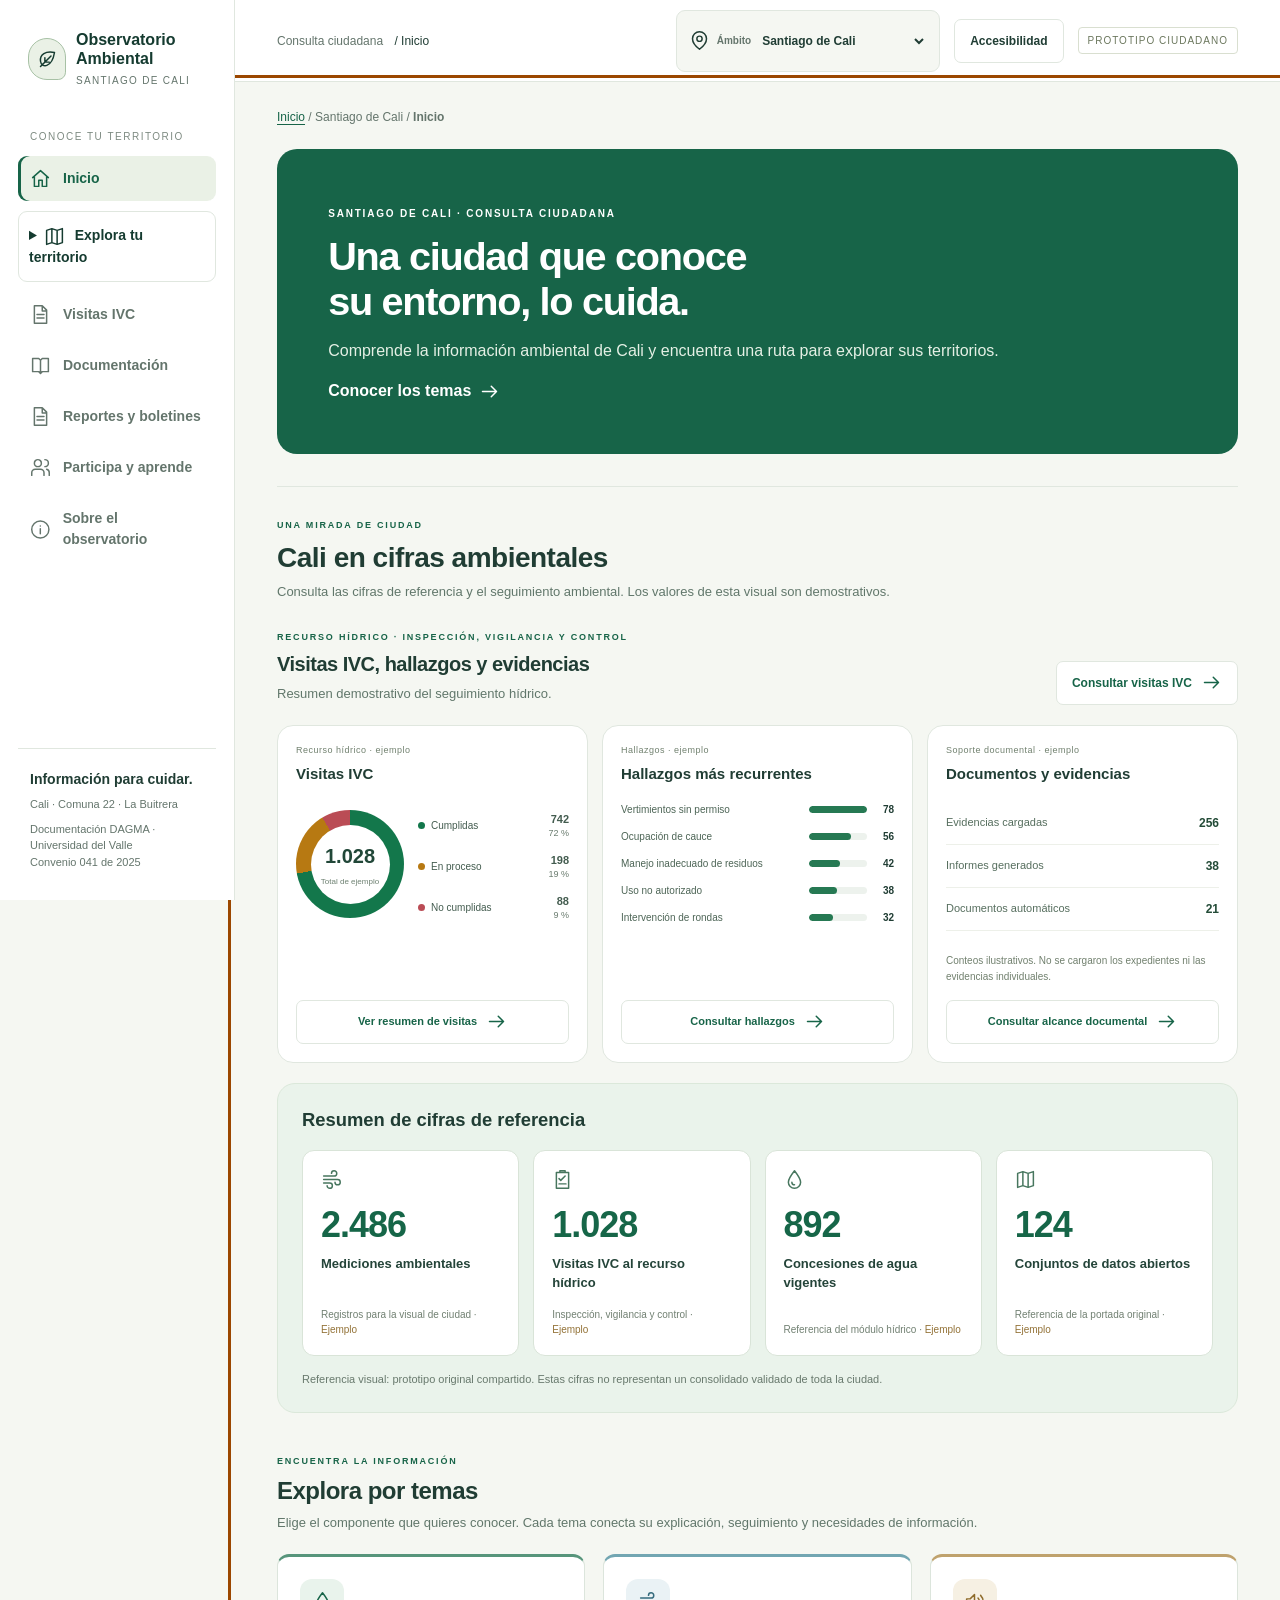
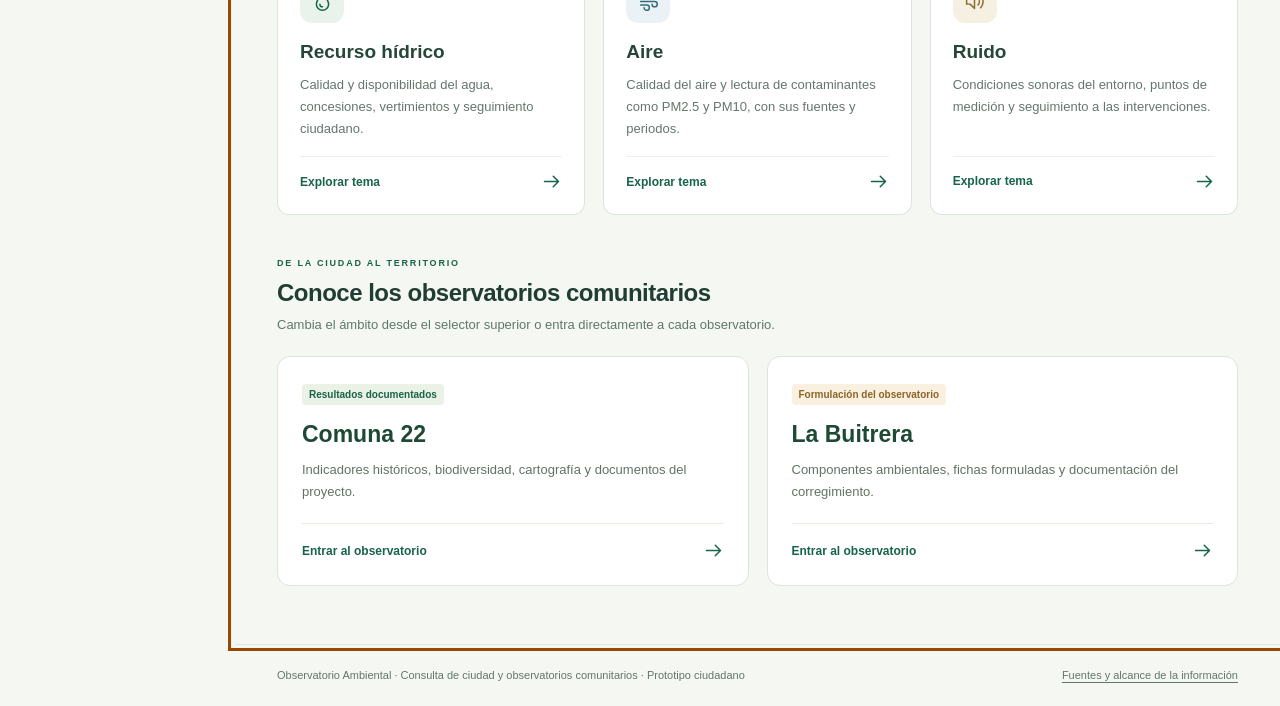
<file: index.html>
<!DOCTYPE html>
<html lang="es"><head><meta charset="UTF-8"><meta name="viewport" content="width=device-width, initial-scale=1"><meta name="theme-color" content="#176448"><meta name="description" content="Consulta ciudadana del Observatorio Ambiental de Santiago de Cali y sus observatorios comunitarios. Indicadores, mapas, biodiversidad y documentos del proyecto 2025."><title>Observatorio Ambiental · Consulta ciudadana</title><link rel="stylesheet" href="vendor/leaflet/leaflet.css"><link rel="stylesheet" href="ciudadania.css"><link rel="stylesheet" href="ciudad.css"><script defer src="data.js"></script><script defer src="documentos-config.js"></script><script defer src="vendor/leaflet/leaflet.js"></script><script defer src="mapa-documental-data.js"></script><script defer src="mapa-base-local.js"></script><script defer src="mapa-documental.js"></script><script defer src="ciudad-data.js"></script><script defer src="componentes-documentales.js"></script><script defer src="cali-mapa-base.js"></script><script defer src="cali-mapa-data.js"></script><script defer src="cali-mapa.js"></script><script defer src="ciudad.js"></script><script defer src="ciudadania.js"></script><script defer src="navegacion.js"></script><script defer src="accesibilidad.js"></script></head>
<body><a href="#contenido" class="skip">Saltar al contenido</a><div class="menu-shade" id="menu-shade"></div><aside class="sidebar" aria-label="Navegación principal"><a class="brand" href="#inicio?territorio=cali" data-keep-territory title="Ir al inicio de Santiago de Cali"><span class="brandmark" id="brand-icon"></span><span><b>Observatorio<br>Ambiental</b><small>Santiago de Cali</small></span></a><div class="nav-label">Conoce tu territorio</div><nav class="nav" id="navigation"></nav><div class="side-bottom"><strong>Información para cuidar.</strong>Cali · Comuna 22 · La Buitrera<span>Documentación DAGMA · Universidad del Valle<br>Convenio 041 de 2025</span></div></aside><div class="shell"><header class="topbar"><button class="mobile-menu" id="menu-toggle" aria-label="Abrir menú" aria-expanded="false"></button><div class="breadcrumb">Consulta ciudadana <span id="breadcrumb">/ Inicio</span></div><div class="toptools"><label class="territory-select"><span id="pin-icon"></span><span class="scope-caption">Ámbito</span><select id="territory" aria-label="Territorio"><option value="cali">Santiago de Cali</option><option value="comuna22">Comuna 22</option><option value="buitrera">Corregimiento La Buitrera</option></select></label><button class="btn" id="a11y-open" aria-haspopup="dialog">Accesibilidad</button><span class="prototype">Prototipo ciudadano</span></div></header><main class="main" id="contenido" tabindex="-1"></main><footer class="footer"><span>Observatorio Ambiental · Consulta de ciudad y observatorios comunitarios · Prototipo ciudadano</span><a href="#acerca">Fuentes y alcance de la información</a></footer></div><dialog id="detail" aria-labelledby="detail-title"><div id="detail-content"></div></dialog><dialog id="a11y-dialog" aria-labelledby="a11y-title"><div class="dialog-head"><h2 id="a11y-title">Opciones de accesibilidad</h2><button class="btn" id="a11y-close">Cerrar</button></div><div class="dialog-body"><p>Estas opciones se guardan en este navegador. También puedes ampliar con Ctrl + y navegar con Tab, Mayús + Tab, Enter y Escape.</p><label class="field">Tamaño de lectura<select id="a11y-size"><option value="100">Normal</option><option value="125">Grande · 125 %</option><option value="150">Muy grande · 150 %</option><option value="200">Máximo · 200 %</option></select></label><label class="a11y-check"><input type="checkbox" id="a11y-contrast"> Alto contraste</label><label class="a11y-check"><input type="checkbox" id="a11y-space"> Mayor espaciado de lectura</label><label class="a11y-check"><input type="checkbox" id="a11y-motion"> Reducir movimiento</label><div class="download-actions"><button class="btn" id="a11y-read">Escuchar contenido de la sección</button><button class="btn" id="a11y-stop">Detener lectura</button><button class="btn" id="a11y-reset">Restablecer opciones</button></div><p id="a11y-status" role="status"></p><p>La lectura utiliza la voz del navegador, cuya disponibilidad y procesamiento dependen del dispositivo. No describe las imágenes ni sustituye un lector de pantalla. Los PDF y las imágenes originales pueden presentar barreras de accesibilidad.</p></div></dialog></body></html>
</file>
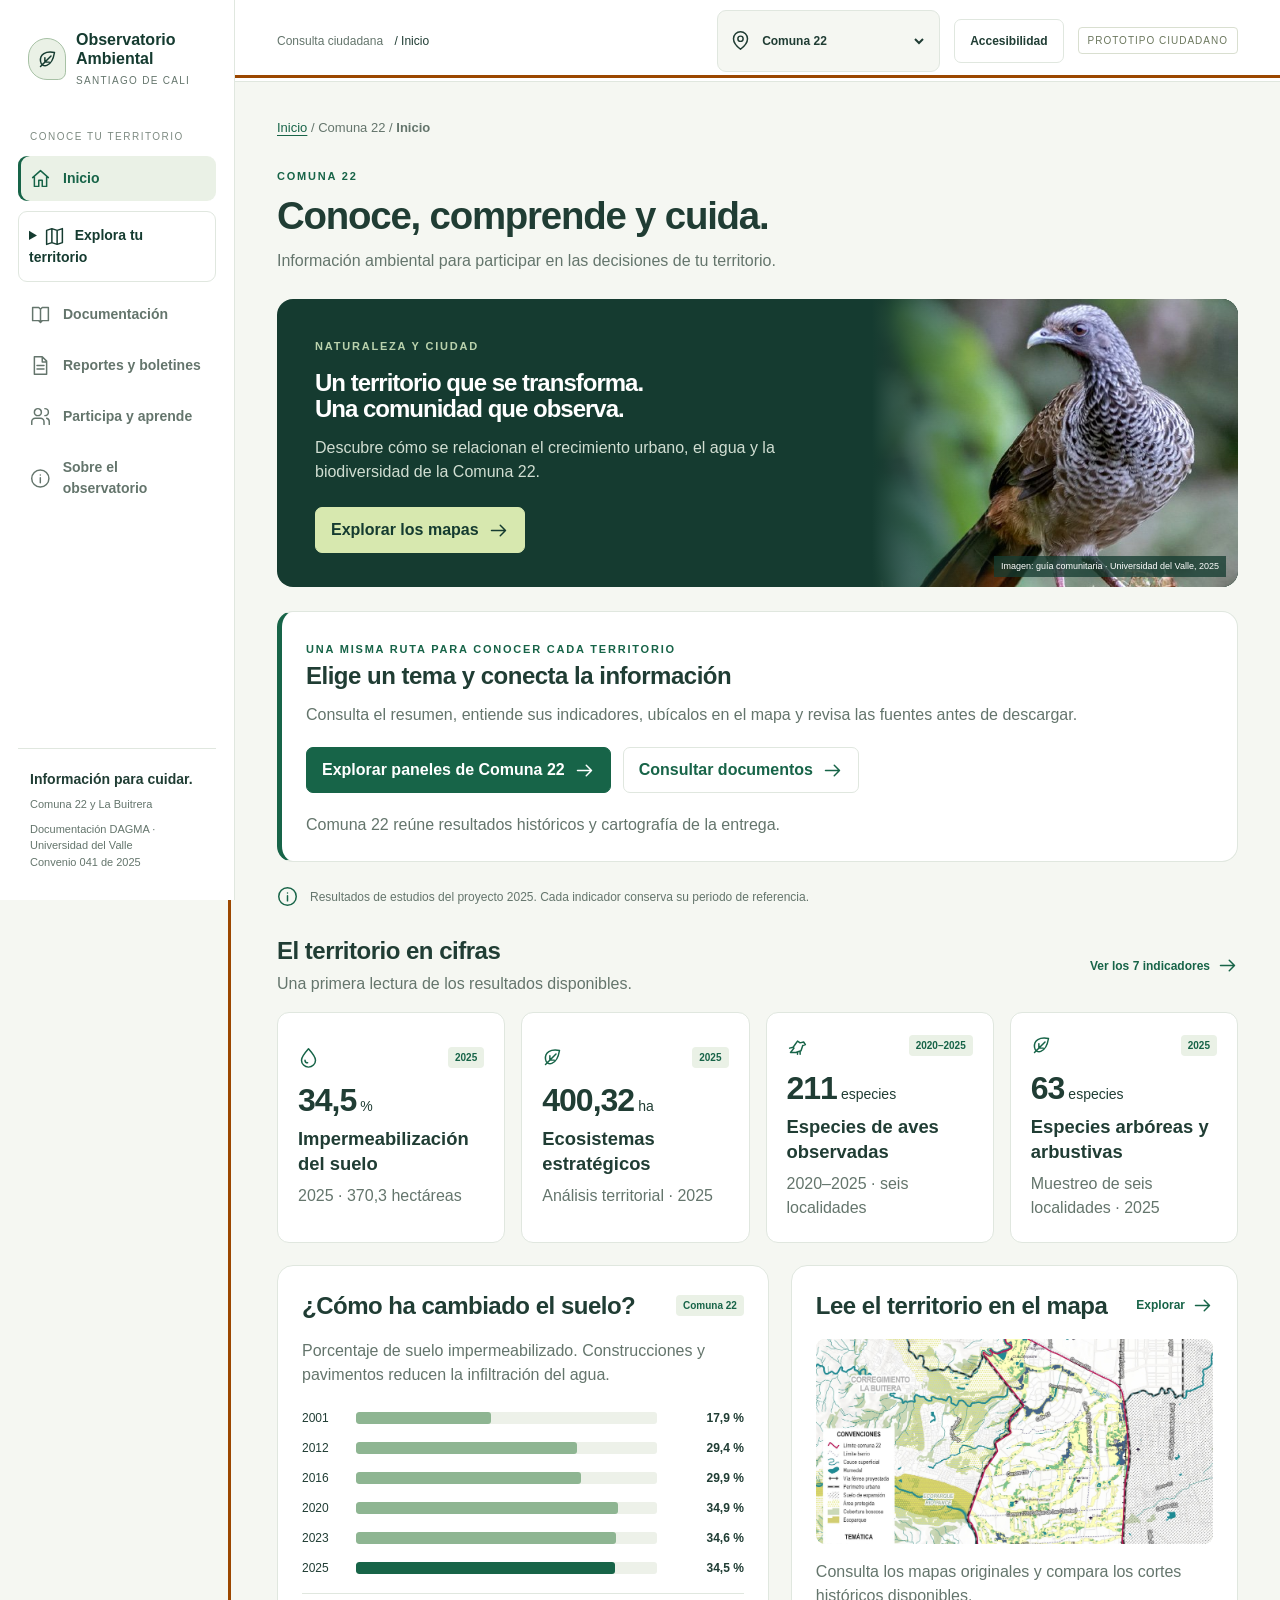
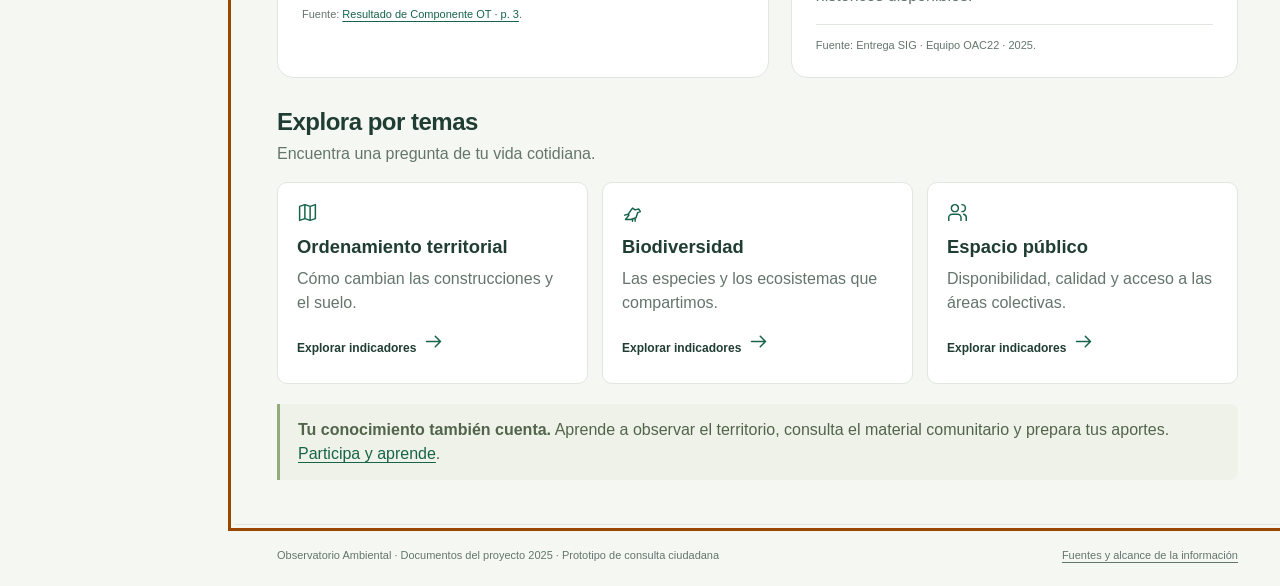
<file: observatorio-ambiental/index.html>
<!DOCTYPE html>
<html lang="es"><head><meta charset="UTF-8"><meta name="viewport" content="width=device-width, initial-scale=1"><meta name="theme-color" content="#176448"><meta name="description" content="Consulta ciudadana de información ambiental de la Comuna 22 y el corregimiento La Buitrera. Indicadores, mapas, biodiversidad y documentos del proyecto 2025."><title>Observatorio Ambiental · Consulta ciudadana</title><link rel="stylesheet" href="vendor/leaflet/leaflet.css"><link rel="stylesheet" href="ciudadania.css"><script defer src="data.js"></script><script defer src="documentos-config.js"></script><script defer src="vendor/leaflet/leaflet.js"></script><script defer src="mapa-documental-data.js"></script><script defer src="mapa-base-local.js"></script><script defer src="mapa-documental.js"></script><script defer src="ciudadania.js"></script><script defer src="navegacion.js"></script><script defer src="accesibilidad.js"></script></head>
<body><a href="#contenido" class="skip">Saltar al contenido</a><div class="menu-shade" id="menu-shade"></div><aside class="sidebar" aria-label="Navegación principal"><a class="brand" href="#inicio"><span class="brandmark" id="brand-icon"></span><span><b>Observatorio<br>Ambiental</b><small>Santiago de Cali</small></span></a><div class="nav-label">Conoce tu territorio</div><nav class="nav" id="navigation"></nav><div class="side-bottom"><strong>Información para cuidar.</strong>Comuna 22 y La Buitrera<span>Documentación DAGMA · Universidad del Valle<br>Convenio 041 de 2025</span></div></aside><div class="shell"><header class="topbar"><button class="mobile-menu" id="menu-toggle" aria-label="Abrir menú" aria-expanded="false"></button><div class="breadcrumb">Consulta ciudadana <span id="breadcrumb">/ Inicio</span></div><div class="toptools"><label class="territory-select"><span id="pin-icon"></span><select id="territory" aria-label="Territorio"><option value="comuna22">Comuna 22</option><option value="buitrera">Corregimiento La Buitrera</option></select></label><button class="btn" id="a11y-open" aria-haspopup="dialog">Accesibilidad</button><span class="prototype">Prototipo ciudadano</span></div></header><main class="main" id="contenido" tabindex="-1"></main><footer class="footer"><span>Observatorio Ambiental · Documentos del proyecto 2025 · Prototipo de consulta ciudadana</span><a href="#acerca">Fuentes y alcance de la información</a></footer></div><dialog id="detail" aria-labelledby="detail-title"><div id="detail-content"></div></dialog><dialog id="a11y-dialog" aria-labelledby="a11y-title"><div class="dialog-head"><h2 id="a11y-title">Opciones de accesibilidad</h2><button class="btn" id="a11y-close">Cerrar</button></div><div class="dialog-body"><p>Estas opciones se guardan en este navegador. También puedes ampliar con Ctrl + y navegar con Tab, Mayús + Tab, Enter y Escape.</p><label class="field">Tamaño de lectura<select id="a11y-size"><option value="100">Normal</option><option value="125">Grande · 125 %</option><option value="150">Muy grande · 150 %</option><option value="200">Máximo · 200 %</option></select></label><label class="a11y-check"><input type="checkbox" id="a11y-contrast"> Alto contraste</label><label class="a11y-check"><input type="checkbox" id="a11y-space"> Mayor espaciado de lectura</label><label class="a11y-check"><input type="checkbox" id="a11y-motion"> Reducir movimiento</label><div class="download-actions"><button class="btn" id="a11y-read">Escuchar contenido de la sección</button><button class="btn" id="a11y-stop">Detener lectura</button><button class="btn" id="a11y-reset">Restablecer opciones</button></div><p id="a11y-status" role="status"></p><p>La lectura utiliza la voz del navegador, cuya disponibilidad y procesamiento dependen del dispositivo. No describe las imágenes ni sustituye un lector de pantalla. Los PDF y las imágenes originales pueden presentar barreras de accesibilidad.</p></div></dialog></body></html>
</file>
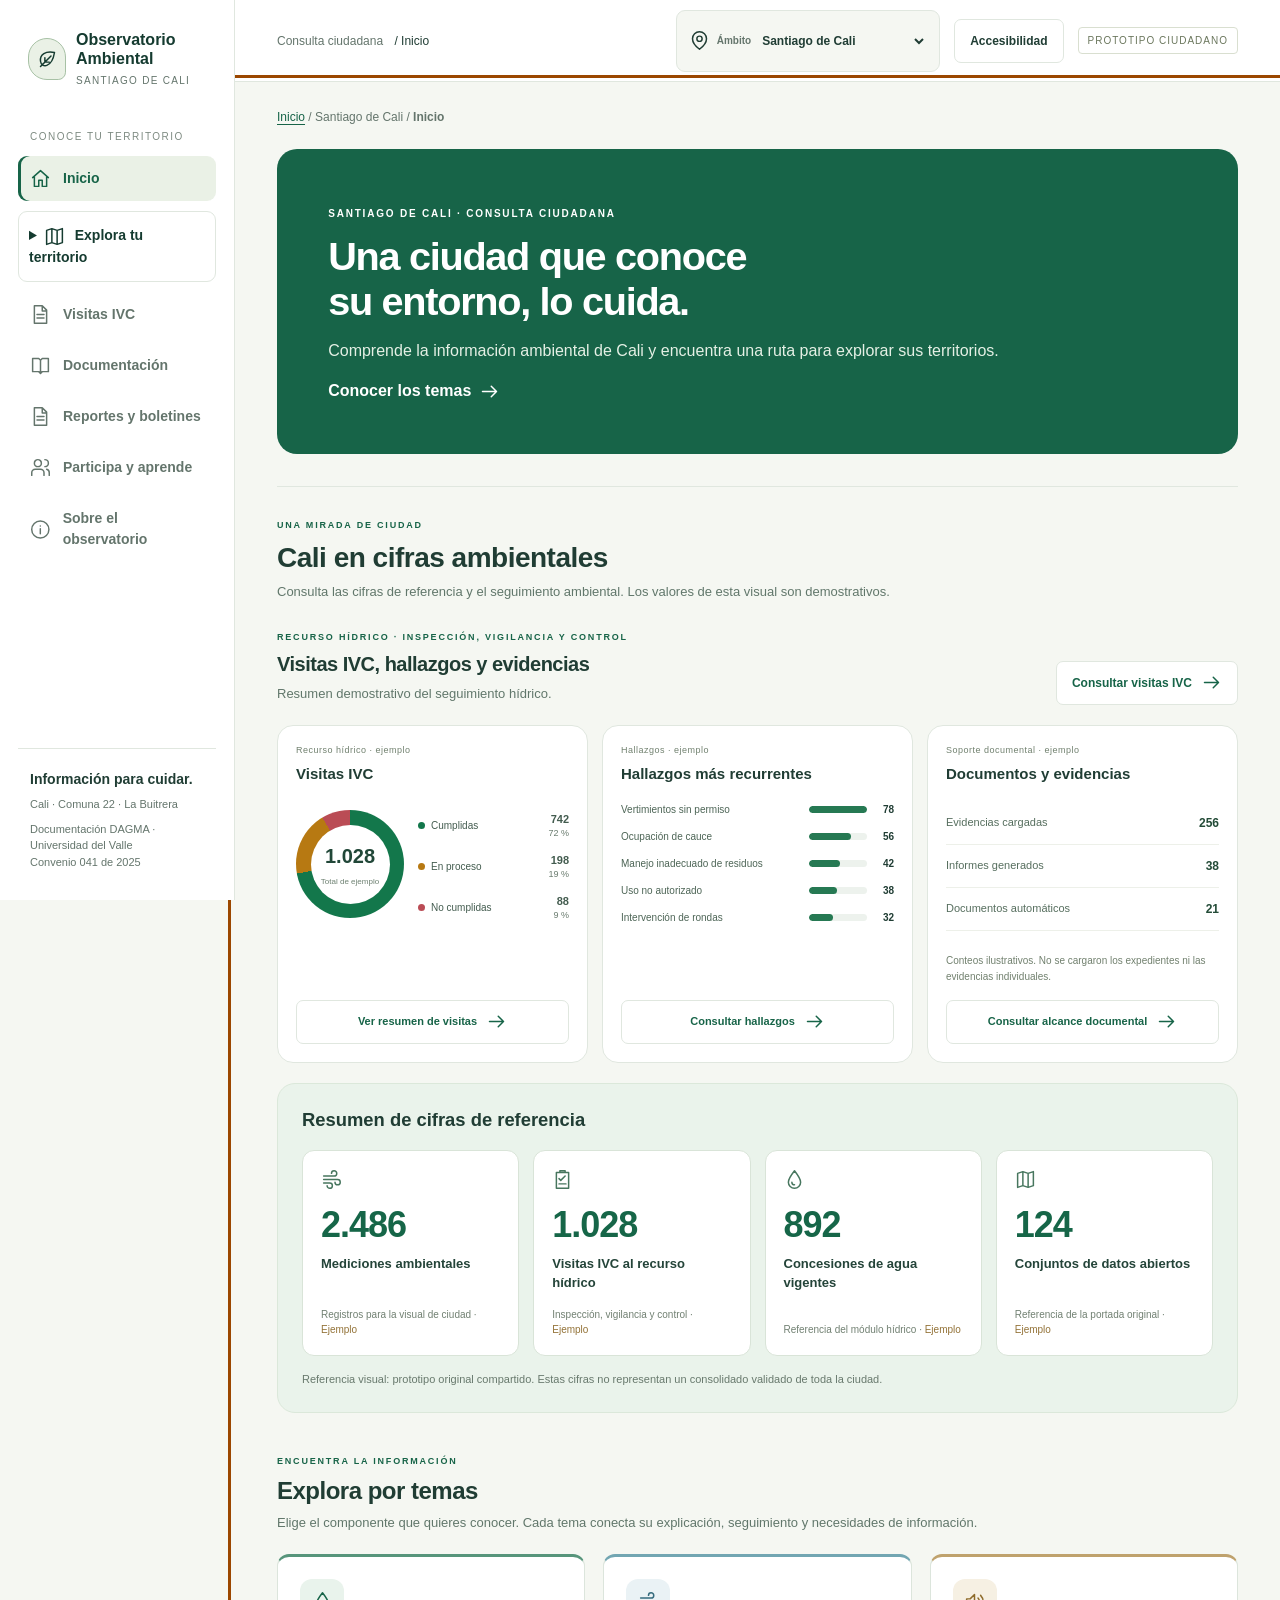
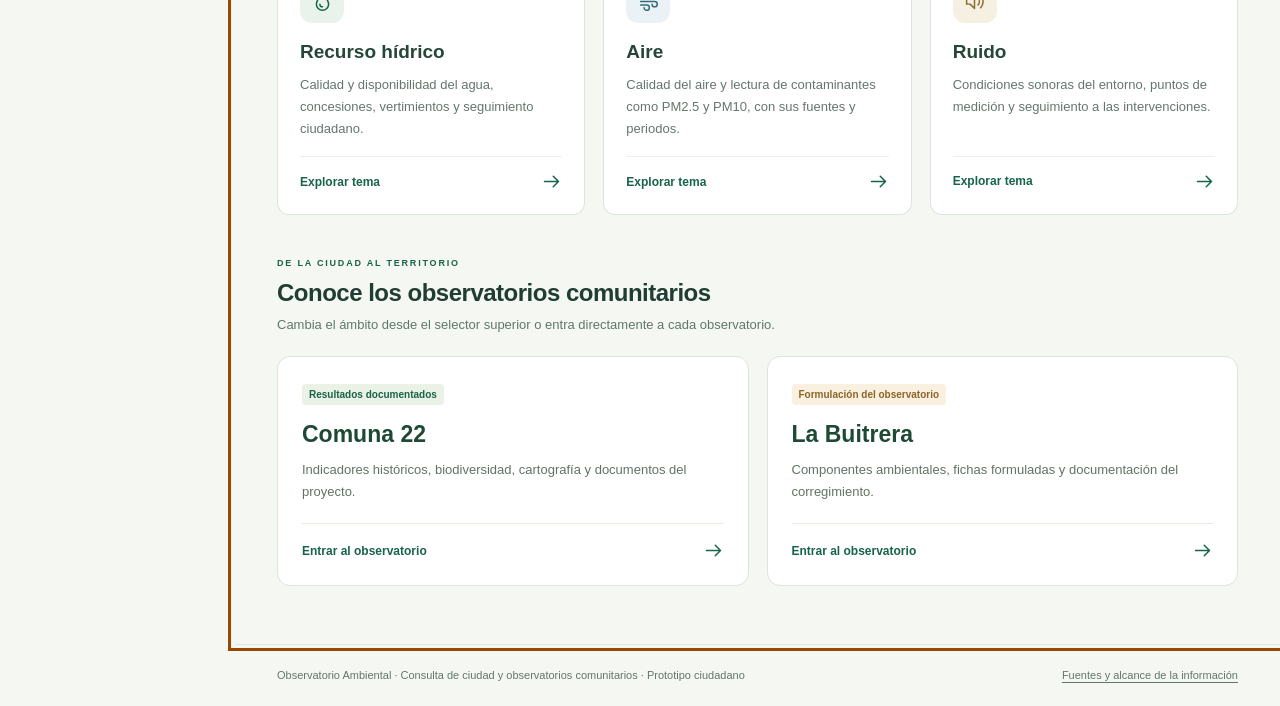
<file: home.html>
<!DOCTYPE html><html lang="es"><head><meta charset="UTF-8"><meta name="viewport" content="width=device-width,initial-scale=1"><meta http-equiv="refresh" content="0;url=index.html"><title>Observatorio Ambiental</title></head><body><a href="index.html">Abrir consulta ciudadana del Observatorio Ambiental</a></body></html>
</file>
<file: vendor/leaflet/leaflet.css>
/* required styles */

.leaflet-pane,
.leaflet-tile,
.leaflet-marker-icon,
.leaflet-marker-shadow,
.leaflet-tile-container,
.leaflet-pane > svg,
.leaflet-pane > canvas,
.leaflet-zoom-box,
.leaflet-image-layer,
.leaflet-layer {
	position: absolute;
	left: 0;
	top: 0;
	}
.leaflet-container {
	overflow: hidden;
	}
.leaflet-tile,
.leaflet-marker-icon,
.leaflet-marker-shadow {
	-webkit-user-select: none;
	   -moz-user-select: none;
	        user-select: none;
	  -webkit-user-drag: none;
	}
/* Prevents IE11 from highlighting tiles in blue */
.leaflet-tile::selection {
	background: transparent;
}
/* Safari renders non-retina tile on retina better with this, but Chrome is worse */
.leaflet-safari .leaflet-tile {
	image-rendering: -webkit-optimize-contrast;
	}
/* hack that prevents hw layers "stretching" when loading new tiles */
.leaflet-safari .leaflet-tile-container {
	width: 1600px;
	height: 1600px;
	-webkit-transform-origin: 0 0;
	}
.leaflet-marker-icon,
.leaflet-marker-shadow {
	display: block;
	}
/* .leaflet-container svg: reset svg max-width decleration shipped in Joomla! (joomla.org) 3.x */
/* .leaflet-container img: map is broken in FF if you have max-width: 100% on tiles */
.leaflet-container .leaflet-overlay-pane svg {
	max-width: none !important;
	max-height: none !important;
	}
.leaflet-container .leaflet-marker-pane img,
.leaflet-container .leaflet-shadow-pane img,
.leaflet-container .leaflet-tile-pane img,
.leaflet-container img.leaflet-image-layer,
.leaflet-container .leaflet-tile {
	max-width: none !important;
	max-height: none !important;
	width: auto;
	padding: 0;
	}

.leaflet-container img.leaflet-tile {
	/* See: https://bugs.chromium.org/p/chromium/issues/detail?id=600120 */
	mix-blend-mode: plus-lighter;
}

.leaflet-container.leaflet-touch-zoom {
	-ms-touch-action: pan-x pan-y;
	touch-action: pan-x pan-y;
	}
.leaflet-container.leaflet-touch-drag {
	-ms-touch-action: pinch-zoom;
	/* Fallback for FF which doesn't support pinch-zoom */
	touch-action: none;
	touch-action: pinch-zoom;
}
.leaflet-container.leaflet-touch-drag.leaflet-touch-zoom {
	-ms-touch-action: none;
	touch-action: none;
}
.leaflet-container {
	-webkit-tap-highlight-color: transparent;
}
.leaflet-container a {
	-webkit-tap-highlight-color: rgba(51, 181, 229, 0.4);
}
.leaflet-tile {
	filter: inherit;
	visibility: hidden;
	}
.leaflet-tile-loaded {
	visibility: inherit;
	}
.leaflet-zoom-box {
	width: 0;
	height: 0;
	-moz-box-sizing: border-box;
	     box-sizing: border-box;
	z-index: 800;
	}
/* workaround for https://bugzilla.mozilla.org/show_bug.cgi?id=888319 */
.leaflet-overlay-pane svg {
	-moz-user-select: none;
	}

.leaflet-pane         { z-index: 400; }

.leaflet-tile-pane    { z-index: 200; }
.leaflet-overlay-pane { z-index: 400; }
.leaflet-shadow-pane  { z-index: 500; }
.leaflet-marker-pane  { z-index: 600; }
.leaflet-tooltip-pane   { z-index: 650; }
.leaflet-popup-pane   { z-index: 700; }

.leaflet-map-pane canvas { z-index: 100; }
.leaflet-map-pane svg    { z-index: 200; }

.leaflet-vml-shape {
	width: 1px;
	height: 1px;
	}
.lvml {
	behavior: url(#default#VML);
	display: inline-block;
	position: absolute;
	}


/* control positioning */

.leaflet-control {
	position: relative;
	z-index: 800;
	pointer-events: visiblePainted; /* IE 9-10 doesn't have auto */
	pointer-events: auto;
	}
.leaflet-top,
.leaflet-bottom {
	position: absolute;
	z-index: 1000;
	pointer-events: none;
	}
.leaflet-top {
	top: 0;
	}
.leaflet-right {
	right: 0;
	}
.leaflet-bottom {
	bottom: 0;
	}
.leaflet-left {
	left: 0;
	}
.leaflet-control {
	float: left;
	clear: both;
	}
.leaflet-right .leaflet-control {
	float: right;
	}
.leaflet-top .leaflet-control {
	margin-top: 10px;
	}
.leaflet-bottom .leaflet-control {
	margin-bottom: 10px;
	}
.leaflet-left .leaflet-control {
	margin-left: 10px;
	}
.leaflet-right .leaflet-control {
	margin-right: 10px;
	}


/* zoom and fade animations */

.leaflet-fade-anim .leaflet-popup {
	opacity: 0;
	-webkit-transition: opacity 0.2s linear;
	   -moz-transition: opacity 0.2s linear;
	        transition: opacity 0.2s linear;
	}
.leaflet-fade-anim .leaflet-map-pane .leaflet-popup {
	opacity: 1;
	}
.leaflet-zoom-animated {
	-webkit-transform-origin: 0 0;
	    -ms-transform-origin: 0 0;
	        transform-origin: 0 0;
	}
svg.leaflet-zoom-animated {
	will-change: transform;
}

.leaflet-zoom-anim .leaflet-zoom-animated {
	-webkit-transition: -webkit-transform 0.25s cubic-bezier(0,0,0.25,1);
	   -moz-transition:    -moz-transform 0.25s cubic-bezier(0,0,0.25,1);
	        transition:         transform 0.25s cubic-bezier(0,0,0.25,1);
	}
.leaflet-zoom-anim .leaflet-tile,
.leaflet-pan-anim .leaflet-tile {
	-webkit-transition: none;
	   -moz-transition: none;
	        transition: none;
	}

.leaflet-zoom-anim .leaflet-zoom-hide {
	visibility: hidden;
	}


/* cursors */

.leaflet-interactive {
	cursor: pointer;
	}
.leaflet-grab {
	cursor: -webkit-grab;
	cursor:    -moz-grab;
	cursor:         grab;
	}
.leaflet-crosshair,
.leaflet-crosshair .leaflet-interactive {
	cursor: crosshair;
	}
.leaflet-popup-pane,
.leaflet-control {
	cursor: auto;
	}
.leaflet-dragging .leaflet-grab,
.leaflet-dragging .leaflet-grab .leaflet-interactive,
.leaflet-dragging .leaflet-marker-draggable {
	cursor: move;
	cursor: -webkit-grabbing;
	cursor:    -moz-grabbing;
	cursor:         grabbing;
	}

/* marker & overlays interactivity */
.leaflet-marker-icon,
.leaflet-marker-shadow,
.leaflet-image-layer,
.leaflet-pane > svg path,
.leaflet-tile-container {
	pointer-events: none;
	}

.leaflet-marker-icon.leaflet-interactive,
.leaflet-image-layer.leaflet-interactive,
.leaflet-pane > svg path.leaflet-interactive,
svg.leaflet-image-layer.leaflet-interactive path {
	pointer-events: visiblePainted; /* IE 9-10 doesn't have auto */
	pointer-events: auto;
	}

/* visual tweaks */

.leaflet-container {
	background: #ddd;
	outline-offset: 1px;
	}
.leaflet-container a {
	color: #0078A8;
	}
.leaflet-zoom-box {
	border: 2px dotted #38f;
	background: rgba(255,255,255,0.5);
	}


/* general typography */
.leaflet-container {
	font-family: "Helvetica Neue", Arial, Helvetica, sans-serif;
	font-size: 12px;
	font-size: 0.75rem;
	line-height: 1.5;
	}


/* general toolbar styles */

.leaflet-bar {
	box-shadow: 0 1px 5px rgba(0,0,0,0.65);
	border-radius: 4px;
	}
.leaflet-bar a {
	background-color: #fff;
	border-bottom: 1px solid #ccc;
	width: 26px;
	height: 26px;
	line-height: 26px;
	display: block;
	text-align: center;
	text-decoration: none;
	color: black;
	}
.leaflet-bar a,
.leaflet-control-layers-toggle {
	background-position: 50% 50%;
	background-repeat: no-repeat;
	display: block;
	}
.leaflet-bar a:hover,
.leaflet-bar a:focus {
	background-color: #f4f4f4;
	}
.leaflet-bar a:first-child {
	border-top-left-radius: 4px;
	border-top-right-radius: 4px;
	}
.leaflet-bar a:last-child {
	border-bottom-left-radius: 4px;
	border-bottom-right-radius: 4px;
	border-bottom: none;
	}
.leaflet-bar a.leaflet-disabled {
	cursor: default;
	background-color: #f4f4f4;
	color: #bbb;
	}

.leaflet-touch .leaflet-bar a {
	width: 30px;
	height: 30px;
	line-height: 30px;
	}
.leaflet-touch .leaflet-bar a:first-child {
	border-top-left-radius: 2px;
	border-top-right-radius: 2px;
	}
.leaflet-touch .leaflet-bar a:last-child {
	border-bottom-left-radius: 2px;
	border-bottom-right-radius: 2px;
	}

/* zoom control */

.leaflet-control-zoom-in,
.leaflet-control-zoom-out {
	font: bold 18px 'Lucida Console', Monaco, monospace;
	text-indent: 1px;
	}

.leaflet-touch .leaflet-control-zoom-in, .leaflet-touch .leaflet-control-zoom-out  {
	font-size: 22px;
	}


/* layers control */

.leaflet-control-layers {
	box-shadow: 0 1px 5px rgba(0,0,0,0.4);
	background: #fff;
	border-radius: 5px;
	}
.leaflet-control-layers-toggle {
	background-image: url(images/layers.png);
	width: 36px;
	height: 36px;
	}
.leaflet-retina .leaflet-control-layers-toggle {
	background-image: url(images/layers-2x.png);
	background-size: 26px 26px;
	}
.leaflet-touch .leaflet-control-layers-toggle {
	width: 44px;
	height: 44px;
	}
.leaflet-control-layers .leaflet-control-layers-list,
.leaflet-control-layers-expanded .leaflet-control-layers-toggle {
	display: none;
	}
.leaflet-control-layers-expanded .leaflet-control-layers-list {
	display: block;
	position: relative;
	}
.leaflet-control-layers-expanded {
	padding: 6px 10px 6px 6px;
	color: #333;
	background: #fff;
	}
.leaflet-control-layers-scrollbar {
	overflow-y: scroll;
	overflow-x: hidden;
	padding-right: 5px;
	}
.leaflet-control-layers-selector {
	margin-top: 2px;
	position: relative;
	top: 1px;
	}
.leaflet-control-layers label {
	display: block;
	font-size: 13px;
	font-size: 1.08333em;
	}
.leaflet-control-layers-separator {
	height: 0;
	border-top: 1px solid #ddd;
	margin: 5px -10px 5px -6px;
	}

/* Default icon URLs */
.leaflet-default-icon-path { /* used only in path-guessing heuristic, see L.Icon.Default */
	background-image: url(images/marker-icon.png);
	}


/* attribution and scale controls */

.leaflet-container .leaflet-control-attribution {
	background: #fff;
	background: rgba(255, 255, 255, 0.8);
	margin: 0;
	}
.leaflet-control-attribution,
.leaflet-control-scale-line {
	padding: 0 5px;
	color: #333;
	line-height: 1.4;
	}
.leaflet-control-attribution a {
	text-decoration: none;
	}
.leaflet-control-attribution a:hover,
.leaflet-control-attribution a:focus {
	text-decoration: underline;
	}
.leaflet-attribution-flag {
	display: inline !important;
	vertical-align: baseline !important;
	width: 1em;
	height: 0.6669em;
	}
.leaflet-left .leaflet-control-scale {
	margin-left: 5px;
	}
.leaflet-bottom .leaflet-control-scale {
	margin-bottom: 5px;
	}
.leaflet-control-scale-line {
	border: 2px solid #777;
	border-top: none;
	line-height: 1.1;
	padding: 2px 5px 1px;
	white-space: nowrap;
	-moz-box-sizing: border-box;
	     box-sizing: border-box;
	background: rgba(255, 255, 255, 0.8);
	text-shadow: 1px 1px #fff;
	}
.leaflet-control-scale-line:not(:first-child) {
	border-top: 2px solid #777;
	border-bottom: none;
	margin-top: -2px;
	}
.leaflet-control-scale-line:not(:first-child):not(:last-child) {
	border-bottom: 2px solid #777;
	}

.leaflet-touch .leaflet-control-attribution,
.leaflet-touch .leaflet-control-layers,
.leaflet-touch .leaflet-bar {
	box-shadow: none;
	}
.leaflet-touch .leaflet-control-layers,
.leaflet-touch .leaflet-bar {
	border: 2px solid rgba(0,0,0,0.2);
	background-clip: padding-box;
	}


/* popup */

.leaflet-popup {
	position: absolute;
	text-align: center;
	margin-bottom: 20px;
	}
.leaflet-popup-content-wrapper {
	padding: 1px;
	text-align: left;
	border-radius: 12px;
	}
.leaflet-popup-content {
	margin: 13px 24px 13px 20px;
	line-height: 1.3;
	font-size: 13px;
	font-size: 1.08333em;
	min-height: 1px;
	}
.leaflet-popup-content p {
	margin: 17px 0;
	margin: 1.3em 0;
	}
.leaflet-popup-tip-container {
	width: 40px;
	height: 20px;
	position: absolute;
	left: 50%;
	margin-top: -1px;
	margin-left: -20px;
	overflow: hidden;
	pointer-events: none;
	}
.leaflet-popup-tip {
	width: 17px;
	height: 17px;
	padding: 1px;

	margin: -10px auto 0;
	pointer-events: auto;

	-webkit-transform: rotate(45deg);
	   -moz-transform: rotate(45deg);
	    -ms-transform: rotate(45deg);
	        transform: rotate(45deg);
	}
.leaflet-popup-content-wrapper,
.leaflet-popup-tip {
	background: white;
	color: #333;
	box-shadow: 0 3px 14px rgba(0,0,0,0.4);
	}
.leaflet-container a.leaflet-popup-close-button {
	position: absolute;
	top: 0;
	right: 0;
	border: none;
	text-align: center;
	width: 24px;
	height: 24px;
	font: 16px/24px Tahoma, Verdana, sans-serif;
	color: #757575;
	text-decoration: none;
	background: transparent;
	}
.leaflet-container a.leaflet-popup-close-button:hover,
.leaflet-container a.leaflet-popup-close-button:focus {
	color: #585858;
	}
.leaflet-popup-scrolled {
	overflow: auto;
	}

.leaflet-oldie .leaflet-popup-content-wrapper {
	-ms-zoom: 1;
	}
.leaflet-oldie .leaflet-popup-tip {
	width: 24px;
	margin: 0 auto;

	-ms-filter: "progid:DXImageTransform.Microsoft.Matrix(M11=0.70710678, M12=0.70710678, M21=-0.70710678, M22=0.70710678)";
	filter: progid:DXImageTransform.Microsoft.Matrix(M11=0.70710678, M12=0.70710678, M21=-0.70710678, M22=0.70710678);
	}

.leaflet-oldie .leaflet-control-zoom,
.leaflet-oldie .leaflet-control-layers,
.leaflet-oldie .leaflet-popup-content-wrapper,
.leaflet-oldie .leaflet-popup-tip {
	border: 1px solid #999;
	}


/* div icon */

.leaflet-div-icon {
	background: #fff;
	border: 1px solid #666;
	}


/* Tooltip */
/* Base styles for the element that has a tooltip */
.leaflet-tooltip {
	position: absolute;
	padding: 6px;
	background-color: #fff;
	border: 1px solid #fff;
	border-radius: 3px;
	color: #222;
	white-space: nowrap;
	-webkit-user-select: none;
	-moz-user-select: none;
	-ms-user-select: none;
	user-select: none;
	pointer-events: none;
	box-shadow: 0 1px 3px rgba(0,0,0,0.4);
	}
.leaflet-tooltip.leaflet-interactive {
	cursor: pointer;
	pointer-events: auto;
	}
.leaflet-tooltip-top:before,
.leaflet-tooltip-bottom:before,
.leaflet-tooltip-left:before,
.leaflet-tooltip-right:before {
	position: absolute;
	pointer-events: none;
	border: 6px solid transparent;
	background: transparent;
	content: "";
	}

/* Directions */

.leaflet-tooltip-bottom {
	margin-top: 6px;
}
.leaflet-tooltip-top {
	margin-top: -6px;
}
.leaflet-tooltip-bottom:before,
.leaflet-tooltip-top:before {
	left: 50%;
	margin-left: -6px;
	}
.leaflet-tooltip-top:before {
	bottom: 0;
	margin-bottom: -12px;
	border-top-color: #fff;
	}
.leaflet-tooltip-bottom:before {
	top: 0;
	margin-top: -12px;
	margin-left: -6px;
	border-bottom-color: #fff;
	}
.leaflet-tooltip-left {
	margin-left: -6px;
}
.leaflet-tooltip-right {
	margin-left: 6px;
}
.leaflet-tooltip-left:before,
.leaflet-tooltip-right:before {
	top: 50%;
	margin-top: -6px;
	}
.leaflet-tooltip-left:before {
	right: 0;
	margin-right: -12px;
	border-left-color: #fff;
	}
.leaflet-tooltip-right:before {
	left: 0;
	margin-left: -12px;
	border-right-color: #fff;
	}

/* Printing */

@media print {
	/* Prevent printers from removing background-images of controls. */
	.leaflet-control {
		-webkit-print-color-adjust: exact;
		print-color-adjust: exact;
		}
	}
</file>
<file: ciudadania.css>
@charset "UTF-8";
:root{--green:#176448;--dark:#153b30;--ink:#203d34;--muted:#64756c;--line:#e0e7df;--paper:#f5f7f2;--pale:#eaf1e6;--lime:#d7e8af;font-family:Inter,"Segoe UI",Arial,sans-serif;color:var(--ink);background:var(--paper);font-size:15px;line-height:1.5}*{box-sizing:border-box}body{margin:0}button,input,select,textarea{font:inherit}button{cursor:pointer;color:inherit}a{color:var(--green);text-underline-offset:3px}:focus-visible{outline:3px solid #bf8729;outline-offset:4px}button:disabled{opacity:.4;cursor:default}.obs-icon{width:21px;height:21px;fill:none;stroke:currentColor;stroke-width:1.7;stroke-linecap:round;stroke-linejoin:round;vertical-align:middle}h1,h2,h3,p{margin:0}h1{font-size:36px;letter-spacing:-1.2px;line-height:1.15;font-weight:650}h2{font-size:23px;letter-spacing:-.5px;line-height:1.3}h3{font-size:17px;line-height:1.35}small,.small{font-size:12px}.muted{color:var(--muted)}.eyebrow{font-size:11px;font-weight:700;text-transform:uppercase;letter-spacing:1.8px;color:var(--green)}.skip{position:fixed;top:-100px;left:20px;z-index:100;background:white;padding:12px}.skip:focus{top:12px}.sidebar{position:fixed;inset:0 auto 0 0;width:235px;background:white;border-right:1px solid var(--line);padding:30px 18px;display:flex;flex-direction:column;z-index:20}.brand{display:flex;gap:10px;align-items:center;text-decoration:none;color:var(--dark);padding:0 10px 29px}.brandmark{width:38px;height:42px;border:1px solid #a7c1a5;border-radius:22px 22px 9px 22px;display:grid;place-items:center;background:var(--pale)}.brand b{font-size:16px;line-height:1.2;display:block}.brand small{display:block;color:var(--muted);font-size:10px;margin-top:5px;letter-spacing:1.3px;text-transform:uppercase}.nav-label{font-size:10px;letter-spacing:1.5px;color:#7e8b82;padding:12px;text-transform:uppercase}.nav{display:grid;gap:6px}.nav a{display:flex;gap:12px;padding:12px;border-radius:9px;color:var(--muted);text-decoration:none;font-weight:550;font-size:14px;align-items:center}.nav a:hover{background:var(--paper)}.nav a.active{color:var(--green);background:var(--pale);box-shadow:inset 3px 0 var(--green)}.side-bottom{margin-top:auto;border-top:1px solid var(--line);padding:20px 12px 0;font-size:11px;color:var(--muted)}.side-bottom strong{display:block;color:var(--ink);font-size:14px;margin-bottom:6px}.side-bottom span{display:block;margin-top:8px}.shell{margin-left:235px}.topbar{height:82px;padding:0 42px;display:flex;align-items:center;justify-content:space-between;background:white;border-bottom:1px solid var(--line);gap:20px}.breadcrumb{font-size:12px;color:var(--muted)}.breadcrumb span{color:var(--ink);margin-left:8px}.toptools{display:flex;align-items:center;gap:14px}.territory-select{display:flex;gap:7px;align-items:center;background:var(--paper);border:1px solid var(--line);border-radius:9px;padding:8px 12px;font-size:12px}.territory-select select{background:none;border:0;max-width:205px;font-weight:600;color:var(--ink)}.prototype{font-size:10px;letter-spacing:1px;border:1px solid #d9dfd0;padding:5px 9px;border-radius:4px;color:#6b775d;text-transform:uppercase}.mobile-menu{display:none}.main{max-width:1500px;padding:34px 42px 24px;margin:auto;min-height:calc(100vh - 160px)}.pagehead{display:flex;align-items:end;justify-content:space-between;gap:20px;margin-bottom:26px}.pagehead p{margin-top:10px;color:var(--muted);max-width:750px}.pagehead h1{margin-top:7px}.btn{border:1px solid var(--line);background:white;border-radius:7px;padding:10px 15px;display:inline-flex;align-items:center;justify-content:center;gap:9px;text-decoration:none;font-weight:600;font-size:12px;line-height:1.5}.btn.primary{background:var(--green);color:white;border-color:var(--green)}.btn.light{background:var(--lime);border-color:var(--lime);color:var(--dark)}.btn:hover{filter:brightness(.96)}.link{font-size:12px;font-weight:600;text-decoration:none;display:inline-flex;align-items:center;gap:7px}.link:hover{text-decoration:underline}.section-head{display:flex;justify-content:space-between;gap:16px;align-items:center;margin:28px 0 16px}.section-head p{font-size:13px;color:var(--muted);margin-top:5px}.hero{display:grid;grid-template-columns:1.3fr .8fr;background:var(--dark);border-radius:16px;overflow:hidden;color:white;min-height:265px;position:relative}.hero-copy{padding:34px 38px;z-index:1}.hero .eyebrow{color:#bad2ad}.hero h2{font-size:34px;line-height:1.12;margin:13px 0;max-width:580px;letter-spacing:-1px}.hero p{color:#d1ded2;font-size:14px;max-width:500px}.hero .btn{margin-top:23px}.hero-art{position:relative;min-height:250px;background:#294e3b}.hero-art img{width:100%;height:100%;position:absolute;object-fit:cover;object-position:center 30%}.hero-art:after{content:"";position:absolute;inset:0;background:linear-gradient(90deg,var(--dark),transparent 35%)}.hero-credit{position:absolute;bottom:10px;right:12px;font-size:9px;color:white;background:#153b30c0;padding:4px 7px;z-index:2}.intro-strip{display:flex;gap:12px;align-items:center;margin-top:14px;color:var(--muted);font-size:12px}.intro-strip svg{flex-shrink:0;color:var(--green)}.metric-grid{display:grid;grid-template-columns:repeat(4,minmax(0,1fr));gap:16px}.metric{padding:22px 20px;background:white;border:1px solid var(--line);border-radius:12px;text-align:left;width:100%;transition:transform .15s}.metric:hover{transform:translateY(-2px);border-color:#b6c9af}.metric-top{display:flex;justify-content:space-between;align-items:center;margin-bottom:15px;color:var(--green)}.tag{display:inline-flex;background:var(--pale);color:var(--green);border-radius:4px;font-size:10px;padding:3px 7px;font-weight:600}.tag.amber{background:#faf0df;color:#8d6427}.metric .value{font-size:32px;font-weight:650;letter-spacing:-1px;line-height:1.1}.metric .unit{font-size:14px;font-weight:500;margin-left:4px;letter-spacing:0}.metric h3{font-size:13px;margin-top:9px}.metric p{font-size:11px;color:var(--muted);margin-top:7px}.two-col{display:grid;grid-template-columns:1.1fr 1fr;gap:22px;margin-top:22px}.panel{border:1px solid var(--line);border-radius:16px;background:white;padding:24px}.panel .section-head{margin:0 0 18px}.panel p{font-size:13px;color:var(--muted);margin-top:9px}.panel h2{font-size:19px}.chart{display:grid;gap:12px;margin:22px 0 16px}.bar-row{display:grid;grid-template-columns:42px 1fr 75px;gap:12px;align-items:center;font-size:12px}.track{height:12px;background:#edf1e9;border-radius:3px;overflow:hidden}.bar{height:100%;background:#8eb592;border-radius:3px}.bar-row:last-child .bar{background:var(--green)}.bar-row strong{text-align:right;font-weight:550}.source-line{font-size:11px;color:var(--muted);border-top:1px solid var(--line);padding-top:12px;margin-top:16px}.map-preview{height:205px;width:100%;object-fit:cover;object-position:center 35%;background:#e8ede3;border-radius:9px}.topic-grid{display:grid;grid-template-columns:repeat(3,1fr);gap:14px}.topic{background:white;border:1px solid var(--line);border-radius:10px;padding:19px;text-align:left;text-decoration:none;color:var(--ink);display:block}.topic svg{color:var(--green);margin-bottom:12px}.topic h3{font-size:15px}.topic p{color:var(--muted);font-size:12px;margin-top:7px}.topic .link{margin-top:16px}.topic:hover{border-color:#99b798;background:#fcfdf9}.notice{background:#eef2e8;border-left:3px solid #92ad7b;border-radius:0 8px 8px 0;padding:14px 18px;color:#52644c;font-size:12px;margin:20px 0}.notice.amber{background:#fcf4e8;border-color:#bd955d;color:#796239}.notice p{margin-top:5px}.empty{padding:38px 24px;text-align:center;color:var(--muted);border:1px dashed #c4cec1;border-radius:12px;background:white}.empty h3{color:var(--ink);margin-bottom:8px}.empty .btn{margin-top:16px}.filters{display:flex;flex-wrap:wrap;gap:12px;align-items:end;margin-bottom:22px}.field{display:flex;flex-direction:column;gap:7px;font-size:11px;color:var(--muted);font-weight:600}.field input,.field select,.field textarea{border:1px solid #d3ddd1;border-radius:7px;background:white;padding:11px 12px;color:var(--ink);min-height:43px}.field.search{flex:1;min-width:220px}.field select{max-width:280px}.filter-summary{display:flex;justify-content:space-between;gap:14px;margin:12px 0;font-size:12px;color:var(--muted)}.indicator-grid{display:grid;grid-template-columns:repeat(3,minmax(0,1fr));gap:17px}.indicator{display:flex;flex-direction:column;align-items:start;background:white;border:1px solid var(--line);border-radius:12px;padding:22px}.indicator .meta{display:flex;gap:8px;font-size:10px;color:var(--muted);align-items:center;margin-bottom:14px}.indicator h3{font-size:16px}.indicator p{font-size:12px;color:var(--muted);margin:12px 0 17px}.indicator .value{font-size:27px;color:var(--green);font-weight:650;margin-top:12px;letter-spacing:-.8px}.indicator .btn{margin-top:auto}.indicator .period{font-size:11px;color:var(--muted);margin-bottom:18px}.pages{display:flex;align-items:center;justify-content:center;gap:18px;margin:26px 0}.pages span{font-size:12px;color:var(--muted)}.atlas{display:grid;grid-template-columns:245px 1fr;gap:18px;align-items:start}.atlas-aside{padding:20px;background:white;border:1px solid var(--line);border-radius:12px}.atlas-aside .field{margin:14px 0}.atlas-aside select{width:100%;max-width:100%}.atlas-aside p{font-size:12px;color:var(--muted);margin-top:14px}.viewer{background:#e8ede6;border:1px solid #d6e0d2;border-radius:12px;overflow:hidden;position:relative}.map-toolbar{display:flex;align-items:center;justify-content:space-between;background:white;border-bottom:1px solid var(--line);padding:10px 14px;font-size:12px;gap:10px}.map-actions{display:flex;gap:5px}.map-actions button{padding:6px 9px;border:1px solid var(--line);border-radius:5px;background:white;min-width:32px}.map-scroll{height:650px;overflow:auto;position:relative}.map-scroll img{display:block;width:100%;max-width:none;height:auto}.map-caption{background:white;border-top:1px solid var(--line);padding:11px 14px;font-size:11px;color:var(--muted)}.atlas-description{margin-top:16px}.atlas-description h3{font-size:15px}.atlas-description p{font-size:12px;color:var(--muted);margin-top:6px}.library{display:grid;gap:12px}.doc{display:grid;grid-template-columns:48px 1fr auto;align-items:center;gap:18px;padding:20px 22px;border:1px solid var(--line);border-radius:10px;background:white}.doc-icon{display:grid;place-items:center;background:var(--pale);border-radius:9px;width:43px;height:48px;color:var(--green)}.doc h3{font-size:14px}.doc p{font-size:11px;color:var(--muted);margin-top:5px}.doc-actions{display:flex;gap:8px}.table-wrap{overflow:auto;border:1px solid var(--line);border-radius:10px;background:white}table{border-collapse:collapse;width:100%;font-size:12px;text-align:left}th{font-weight:600;background:#edf2e9;color:#52634c;white-space:nowrap}td,th{padding:13px 17px;border-bottom:1px solid var(--line);vertical-align:top}tbody tr:last-child td{border:0}tbody tr:hover{background:#fbfcf8}.tabs{display:flex;gap:8px;margin:22px 0;border-bottom:1px solid var(--line);overflow-x:auto}.tabs button{border:0;border-bottom:3px solid transparent;background:transparent;padding:12px 16px;font-size:13px;color:var(--muted);white-space:nowrap}.tabs button.active{border-color:var(--green);color:var(--green);font-weight:600}.bio-guide{display:grid;grid-template-columns:160px 1fr;gap:25px;align-items:center;background:#eaf0e4;border-radius:12px;padding:24px}.bio-guide img{width:150px;border-radius:5px}.bio-guide p{margin:12px 0 18px;color:var(--muted);font-size:13px}.step-list{display:grid;gap:18px;counter-reset:step}.step{display:flex;gap:16px}.step:before{counter-increment:step;content:counter(step);font-size:14px;border:1px solid #b5c9a4;border-radius:50%;flex:0 0 32px;height:32px;display:grid;place-items:center;color:var(--green)}.step h3{font-size:15px}.step p{font-size:13px;color:var(--muted);margin-top:6px}.noteform{display:grid;gap:14px}.noteform textarea{resize:vertical;min-height:115px}.noteform .field select{max-width:none}.form-message{font-size:12px;color:var(--green)}.notes-list{display:grid;gap:14px}.note-item{border:1px solid var(--line);border-radius:8px;padding:16px;background:white;overflow-wrap:anywhere}.note-item p{font-size:13px;white-space:pre-wrap;margin:8px 0}.note-item small{color:var(--muted)}.note-item .btn{margin-top:8px}.glossary{display:grid;grid-template-columns:repeat(2,1fr);gap:15px;margin:18px 0}.glossary div{padding:20px;background:white;border:1px solid var(--line);border-radius:9px}.glossary dt{font-weight:650;margin-bottom:8px}.glossary dd{margin:0;color:var(--muted);font-size:13px}.footer{padding:22px 42px;border-top:1px solid var(--line);font-size:11px;color:var(--muted);display:flex;justify-content:space-between;gap:18px}.footer a{color:var(--muted)}dialog{width:min(820px,calc(100% - 32px));max-height:90vh;border:1px solid var(--line);border-radius:16px;padding:0;color:var(--ink);box-shadow:0 20px 80px #163a3028}dialog::backdrop{background:#102d2466;backdrop-filter:blur(3px)}.dialog-head{padding:24px 30px;border-bottom:1px solid var(--line);display:flex;justify-content:space-between;gap:20px;align-items:start;background:var(--paper);position:sticky;top:0}.dialog-head h2{margin-top:7px;font-size:23px}.close{border:1px solid var(--line);border-radius:50%;background:white;font-size:24px;width:34px;height:34px;line-height:1;flex-shrink:0}.dialog-body{padding:26px 30px}.dialog-body h3{font-size:15px;margin:22px 0 8px}.dialog-body p{font-size:14px;color:var(--muted)}.dialog-value{font-size:38px;color:var(--green);font-weight:650;letter-spacing:-1px}.detail-grid{display:grid;grid-template-columns:repeat(2,1fr);gap:10px;margin-top:20px}.detail-grid div{background:var(--paper);padding:13px;border-radius:7px;font-size:12px}.detail-grid b{display:block;font-size:10px;color:var(--muted);text-transform:uppercase;letter-spacing:1px;margin-bottom:5px}.dialog-body .btn{margin-top:20px}.menu-shade{display:none}body.menu-open .menu-shade{display:block;position:fixed;inset:0;background:#152c2780;z-index:19}
@media(max-width:1150px){.sidebar{width:205px;padding-inline:12px}.shell{margin-left:205px}.main{padding:28px 25px}.topbar,.footer{padding-inline:25px}.hero-copy{padding:30px}.hero h2{font-size:29px}.metric-grid{gap:10px}.metric{padding:18px 15px}.metric .value{font-size:28px}.indicator-grid{grid-template-columns:repeat(2,1fr)}.atlas{grid-template-columns:210px 1fr}}@media(max-width:900px){.sidebar{transform:translateX(-100%);width:235px;transition:transform .2s}body.menu-open .sidebar{transform:translateX(0)}.shell{margin-left:0}.mobile-menu{display:block;border:0;background:transparent;padding:7px}.topbar{height:72px;gap:10px}.breadcrumb{margin-right:auto}.toptools{gap:8px}.prototype{display:none}.topic-grid{grid-template-columns:repeat(2,1fr)}}@media(max-width:650px){h1{font-size:28px}.main{padding:24px 18px}.topbar{padding:0 12px}.breadcrumb{display:none}.toptools{margin-left:auto}.territory-select{padding:8px}.territory-select select{max-width:200px}.pagehead{align-items:start}.pagehead>.btn{padding:8px;font-size:10px}.hero{grid-template-columns:1fr;min-height:0}.hero-copy{padding:27px 25px}.hero h2{font-size:30px}.hero-art{min-height:155px;max-height:155px;grid-row:1}.hero-art img{object-position:50% 24%}.hero-art:after{background:linear-gradient(0deg,var(--dark),transparent 60%)}.metric-grid{grid-template-columns:repeat(2,minmax(0,1fr));gap:10px}.metric{padding:16px}.metric .value{font-size:29px}.metric-top{margin-bottom:10px}.two-col{grid-template-columns:1fr;gap:16px}.panel{padding:20px}.section-head{align-items:start}.section-head h2{font-size:21px}.section-head .link{font-size:11px;max-width:125px;flex-shrink:0;text-align:right}.topic-grid{gap:10px}.topic{padding:16px}.topic h3{font-size:14px}.indicator-grid{grid-template-columns:1fr}.field.search{min-width:100%;width:100%}.filters>.field:not(.search){flex:1;min-width:135px}.field select{max-width:100%;width:100%}.atlas{grid-template-columns:1fr}.atlas-aside{display:grid;grid-template-columns:1fr 1fr;gap:12px;padding:15px}.atlas-aside h3,.atlas-aside p,.atlas-aside .btn{grid-column:1/-1}.atlas-aside .field{margin:0}.map-scroll{height:480px}.map-toolbar{align-items:start}.map-toolbar>span{max-width:55%;font-size:11px}.doc{grid-template-columns:32px 1fr;gap:12px;padding:17px}.doc-icon{width:30px;height:36px}.doc-actions{grid-column:2;flex-wrap:wrap}.bio-guide{grid-template-columns:95px 1fr;gap:18px;padding:17px}.bio-guide img{width:95px}.bio-guide h2{font-size:19px}.bio-guide p{font-size:12px}.bio-guide .btn{font-size:10px;padding:8px}.glossary,.detail-grid{grid-template-columns:1fr}.dialog-head{padding:20px}.dialog-body{padding:22px}.footer{padding:20px 18px;flex-direction:column;gap:8px}.pagehead p{font-size:13px}.intro-strip{align-items:start}}
@media print{.sidebar,.topbar,.btn,.filters,.footer,.map-actions,.pages,.close,.tabs,.doc-actions{display:none!important}.shell{margin:0}.main{padding:0}.panel,.metric,.indicator,.notice{break-inside:avoid}.hero{background:#eee;color:var(--dark);display:block}.hero p,.hero .eyebrow{color:var(--dark)}.hero-art{display:none}dialog[open]{position:static;width:100%;max-height:none;box-shadow:none}.map-scroll{height:auto;overflow:visible}}

/* Citizen accessibility and download panels · 28 October 2026 */
:root{--reading-scale:1} .main{font-size:calc(16px * var(--reading-scale))}.main p,.main td,.main th,.main label,.main input,.main select,.main button,.main .btn,.main .notice,.main .small{font-size:1em}.main h1{font-size:2.4em}.main h2{font-size:1.5em}.main h3{font-size:1.15em}.download-actions{display:flex;flex-wrap:wrap;gap:12px;margin:20px 0}.filters{display:flex;flex-wrap:wrap;gap:16px;align-items:end}.filters .field{flex:1 1 190px;min-width:0}.filters .search{flex:2 1 250px}.field input,.field select{max-width:100%;width:100%}.a11y-check{display:flex;gap:12px;align-items:center;margin:18px 0}.a11y-check input{width:24px;height:24px}button,.btn,select{min-height:44px}button:disabled{cursor:not-allowed;opacity:.65}a:focus-visible,button:focus-visible,input:focus-visible,select:focus-visible,textarea:focus-visible,[tabindex]:focus-visible,summary:focus-visible{outline:3px solid #9b4700;outline-offset:4px}caption{text-align:left;font-weight:700;padding:12px}.a11y-space .main{line-height:1.9;letter-spacing:.06em;word-spacing:.1em}.a11y-space p{margin-bottom:1.5em}.a11y-motion *{scroll-behavior:auto!important;animation:none!important;transition:none!important}.a11y-contrast{background:#000;color:#fff}.a11y-contrast :is(.sidebar,.topbar,.main,.footer,.panel,.notice,.indicator,.doc,.viewer,.atlas-aside,.empty,.tag,.table-wrap,dialog,.dialog-head,.dialog-body,.filters,.note-item,.glossary div,input,select,textarea,th,td){background:#000!important;color:#fff!important;border-color:#fff!important}.a11y-contrast :is(p,small,.muted,.period,.meta,.source-line,.filter-summary,.breadcrumb){color:#fff!important}.a11y-contrast :is(a,.btn,button){background:#000!important;color:#ffed00!important;border:1px solid #ffed00}.a11y-contrast :focus-visible{outline-color:#00ffff!important}.a11y-contrast .bar{background:#ffed00}.a11y-contrast .track{background:#333}.main{min-width:0}.main :is(h1,h2,h3,p,a,td){overflow-wrap:anywhere}.table-wrap{max-width:100%;overflow:auto}.atlas{min-width:0}#a11y-dialog{max-width:650px;width:calc(100% - 24px);max-height:90dvh;overflow:auto}#a11y-dialog .dialog-body{font-size:18px}.download-actions .btn{white-space:normal}.toptools{flex-wrap:wrap}@media(max-width:650px){.main h1{font-size:1.8em}.topbar{height:auto;min-height:80px;flex-wrap:wrap;padding:12px}.toptools{gap:8px}.prototype{display:none}.two-col,.metric-grid,.indicator-grid{grid-template-columns:1fr!important}}@media(prefers-reduced-motion:reduce){*{scroll-behavior:auto!important;animation:none!important;transition:none!important}}@media(forced-colors:active){.bar{background:Highlight}.btn{border:1px solid ButtonText}}
.demo-map-section{margin-bottom:28px}.demo-map-section>h1{margin:12px 0}.demo-map-section .notice{margin:20px 0}#interactive-demo-map{height:500px;margin:20px 0 10px;z-index:0;border:1px solid #afc5ba;border-radius:16px;background:#e9efec}.demo-marker span{display:flex;align-items:center;justify-content:center;width:42px;height:42px;border:3px solid #fff;border-radius:50%;color:white;font-weight:800;font-size:16px;box-shadow:0 2px 8px #0006}.demo-legend{display:flex;gap:16px;flex-wrap:wrap;margin:16px 0}.demo-legend span{display:flex;align-items:center;gap:8px}.demo-legend i{width:14px;height:14px;border-radius:50%}.demo-kpis{display:grid;grid-template-columns:repeat(3,1fr);gap:14px;margin-top:20px}.demo-kpis>div{background:#edf4f0;padding:18px;border-radius:12px;display:flex;flex-direction:column;gap:6px}.demo-kpis strong{font-size:1.8em;color:#174d39}.demo-map-section hr{margin:40px 0}.sr-only{position:absolute;width:1px;height:1px;overflow:hidden;clip:rect(0,0,0,0)}.leaflet-popup-content{font-size:16px;line-height:1.5}.a11y-contrast .demo-kpis>div{background:#000;border:1px solid #fff}.a11y-contrast .demo-kpis strong{color:#fff}.a11y-contrast .leaflet-popup-content-wrapper,.a11y-contrast .leaflet-popup-tip{background:#000;color:#fff}@media(max-width:650px){.demo-kpis{grid-template-columns:1fr}#interactive-demo-map{height:380px}}
#interactive-real-map{height:500px;margin:20px 0 10px;z-index:0;border:1px solid #afc5ba;border-radius:16px;background:#e9efec}.real-marker span{width:50px;height:50px;flex-direction:column}.real-marker small{font-size:9px;line-height:10px;color:#fff}@media(max-width:650px){#interactive-real-map{height:380px}}

#interactive-real-map{background:#dfe8db}.local-map-label{background:transparent;border:0;box-shadow:none;color:#4d6053;font-size:11px;font-weight:600;text-shadow:0 1px 2px white}.local-map-label:before{display:none}
.welcome-route{margin-bottom:28px;border-left:5px solid var(--green)}.welcome-route p{margin-top:12px}.topic-overview{margin-top:24px;background:#edf3e9}.topic-overview h2{margin:12px 0}.panel-summary-grid{display:grid;grid-template-columns:repeat(3,minmax(0,1fr));gap:16px;margin-top:20px}.panel-summary-grid>div{background:white;border:1px solid var(--line);border-radius:12px;padding:18px;display:flex;flex-direction:column;gap:8px}.panel-summary-grid strong{color:var(--green);font-size:1.35em}.panel-summary-grid span{font-size:.9em;color:var(--muted)}.topic-section{margin-top:24px}.topic-section h2{margin-bottom:12px}.topic-section>.indicator-grid{margin-top:20px}.topic-section details{border-bottom:1px solid var(--line);padding:16px 0}.topic-section details p{margin:12px 0}.topic-section summary{font-weight:650;cursor:pointer;min-height:44px;padding:10px 0}.topic-map-preview{display:block;width:100%;height:260px;object-fit:contain;background:#f4f5ef;border-radius:10px;margin:16px 0}.topic-section .chart{margin:18px 0}.topic-section .doc{grid-template-columns:1fr auto}.a11y-contrast .topic-overview,.a11y-contrast .panel-summary-grid>div{background:#000!important;border-color:#fff}.a11y-contrast .panel-summary-grid strong,.a11y-contrast .panel-summary-grid span{color:#fff}@media(max-width:900px){.panel-summary-grid{grid-template-columns:1fr}.topic-section .doc{grid-template-columns:1fr}}

[hidden]{display:none!important}.map-view-tabs{display:flex;flex-wrap:wrap;gap:8px;margin-bottom:24px;border-bottom:2px solid var(--line);padding-bottom:12px}.map-view-tabs [aria-pressed="true"]{background:var(--green);color:#fff;border-color:var(--green)}.map-view-tabs .btn{min-height:48px;font-size:1em}.a11y-contrast .map-view-tabs [aria-pressed="true"]{background:#ffed00!important;color:#000!important}
.map-workspace{display:grid;grid-template-columns:minmax(0,1fr) 340px;align-items:stretch;border:1px solid #afc5ba;border-radius:16px;overflow:hidden;margin:24px 0;background:#fff}.map-canvas-column{min-width:0;display:flex;flex-direction:column}.map-workspace-toolbar{min-height:66px;padding:10px 14px;display:flex;align-items:center;justify-content:space-between;gap:12px;background:#f4f7f0;border-bottom:1px solid var(--line);font-size:13px}.map-workspace #interactive-real-map{border:0;border-radius:0;margin:0;height:690px;min-height:550px;flex:1}.map-tools{padding:20px;background:#fff;border-left:1px solid var(--line);max-height:800px;overflow:auto;min-width:0}.map-tools h2{font-size:1.3em;margin:0 0 10px}.map-tools>p{font-size:.9em;color:var(--muted)}.map-tools .filters{display:grid;grid-template-columns:1fr;gap:14px;margin-top:18px}.map-tools .filters .field{width:100%;min-width:0}.map-tools .download-actions{margin:16px 0;gap:8px}.map-tools .btn{white-space:normal;font-size:.85em}.map-tools .a11y-check{font-size:.85em}.map-tools #real-status{font-size:.85em;background:#edf3e9;padding:10px;border-radius:8px}.map-download-box{border-top:1px solid var(--line);margin-top:18px;padding-top:18px}.map-download-box p{font-size:.85em;margin:10px 0}.map-download-box .field{margin-top:12px}.map-download-box>.btn{width:100%;margin-top:10px}.map-workspace.tools-hidden{grid-template-columns:minmax(0,1fr)}.a11y-contrast .map-tools,.a11y-contrast .map-workspace-toolbar,.a11y-contrast .map-tools #real-status{background:#000;color:#fff}.a11y-contrast .map-tools>p{color:#fff}@media(max-width:1100px){.map-workspace{grid-template-columns:minmax(0,1fr) 300px}.map-tools{padding:16px}}@media(max-width:850px){.map-workspace{grid-template-columns:1fr}.map-workspace #interactive-real-map{height:430px;min-height:430px;flex:auto}.map-tools{border-left:0;border-top:1px solid var(--line);max-height:none}.map-workspace-toolbar{flex-wrap:wrap}}@media print{.map-workspace{display:block;overflow:visible}.map-tools{max-height:none;overflow:visible;border:1px solid #ddd}.map-workspace #interactive-real-map{height:450px;min-height:450px}}
.sidebar{overflow-y:auto}.nav-group{margin:4px 0;border:1px solid var(--line);border-radius:9px}.nav-group>summary{display:list-item;list-style-position:inside;padding:13px 10px;font-weight:650;font-size:14px;cursor:pointer;color:var(--dark)}.nav-group>summary .obs-icon{margin-right:6px}.nav-subgroup{display:grid;gap:3px;padding:0 5px 8px 10px}.nav-subgroup a{font-size:13px;padding:10px}.route-context{display:flex;justify-content:space-between;gap:15px;align-items:center;margin-bottom:24px;flex-wrap:wrap}.route-context nav{font-size:13px;line-height:1.8;color:var(--muted)}.route-context .btn{font-size:12px}.doc-section-nav{display:flex;gap:8px;flex-wrap:wrap;margin-bottom:20px}.nav-group summary:focus-visible{outline:3px solid #9b4700;outline-offset:3px}.a11y-contrast .nav-group>summary{color:white}.a11y-contrast .route-context nav{color:#fff}@media(max-width:650px){.route-context{align-items:flex-start}.route-context .btn{width:100%}.sidebar{padding-top:20px}.doc-section-nav .btn{flex:1 1 140px}}

.hero+.welcome-route{margin-top:24px;margin-bottom:24px}
</file>
<file: ciudad.css>
/* Portada de ciudad: misma navegación y lenguaje visual de los observatorios comunitarios. */
.city-view{--city-green:#176448;--city-blue:#24717d;--city-amber:#a16d2c}.city-view .main{max-width:1560px;padding-top:25px}.city-view .route-context{margin-bottom:20px}.city-view .route-context nav{font-size:12px}.city-welcome{display:grid;grid-template-columns:1.1fr 1fr;align-items:center;gap:32px;padding:10px 0 26px}.city-welcome h1{font-size:clamp(30px,3.1vw,45px);line-height:1.13;margin:10px 0 15px;letter-spacing:-1.3px}.city-welcome p{max-width:520px;color:#5c7469;line-height:1.6}.city-welcome .eyebrow{font-size:10px}.city-scene{display:block;width:100%;height:auto;max-height:230px}.city-inline-link{display:inline-flex;gap:8px;align-items:center;font-weight:650;text-decoration:none;margin-top:15px}.city-demo-note{display:flex;align-items:center;gap:12px;border:1px solid #d9c8a4;background:#fbf7ee;border-radius:10px;padding:12px 16px;margin-bottom:26px}.city-demo-note p{font-size:12px!important;line-height:1.55;flex:1;color:#715c37}.city-demo-dot{width:8px;height:8px;flex-shrink:0;border-radius:50%;background:#ad7a2d}.city-text-button{border:0;background:none;padding:8px;color:#715c37;text-decoration:underline;font-size:12px!important;flex-shrink:0}.city-section,.city-counters{margin-bottom:34px}.city-counters{background:#eaf3eb;border:1px solid #dbe8da;border-radius:18px;padding:24px}.city-section-head{display:flex;justify-content:space-between;align-items:end;gap:20px;margin-bottom:20px}.city-section-head h2{font-size:24px;margin-top:5px;line-height:1.25}.city-section-head p{font-size:13px!important;line-height:1.6;color:#61776b;max-width:720px;margin-top:7px}.city-section-head .eyebrow{font-size:9px}.city-section-head>.btn{flex-shrink:0;font-size:12px}.city-number-grid{display:grid;grid-template-columns:repeat(4,minmax(0,1fr));gap:14px}.city-number-card{display:flex;flex-direction:column;align-items:flex-start;text-decoration:none;background:#fff;border:1px solid #d9e4d8;border-radius:12px;padding:18px;position:relative;min-width:0;transition:box-shadow .15s}.city-number-card:hover{box-shadow:0 4px 14px #173d3012}.city-number-icon{display:flex;color:#47765e;margin-bottom:15px}.city-number-card .city-number{font-size:36px;line-height:1.1;font-weight:750;color:#166648;letter-spacing:-1px}.city-number-card h3{font-size:13px;margin:10px 0 14px;color:#244439;line-height:1.45}.city-number-foot{font-size:10px;color:#718072;margin-top:auto;line-height:1.5}.city-number-foot b{font-weight:500;color:#937237}.city-source-caption{font-size:11px!important;color:#68796d;line-height:1.6;margin-top:15px}.city-topic-grid{display:grid;grid-template-columns:repeat(3,minmax(0,1fr));gap:18px}.city-topic-card{display:block;border:1px solid #dce5dc;border-radius:12px;padding:22px;background:#fff;text-decoration:none;border-top:3px solid #57957b;transition:box-shadow .15s}.city-topic-card:hover{box-shadow:0 5px 16px #25463515}.city-topic-card.aire{border-top-color:#72a6b2}.city-topic-card.ruido{border-top-color:#bfa26d}.city-topic-icon{display:inline-flex;width:44px;height:44px;border-radius:12px;background:#e9f3ec;align-items:center;justify-content:center;color:#176448;margin-bottom:16px}.aire .city-topic-icon{background:#eaf2f5;color:#356b7d}.ruido .city-topic-icon{background:#f6f0e3;color:#8e6b2b}.city-topic-card h3{font-size:19px;color:#254638;margin-bottom:9px}.city-topic-card p{font-size:13px!important;color:#65766d;line-height:1.7;min-height:66px}.city-topic-bottom{display:flex;gap:8px;justify-content:space-between;align-items:center;border-top:1px solid #edf0e8;padding-top:14px;margin-top:16px;font-size:12px;font-weight:650}.city-operations-grid{display:grid;grid-template-columns:repeat(4,minmax(0,1fr));gap:14px}.city-operation{padding:18px!important;display:flex;flex-direction:column;min-width:0}.city-card-kicker{font-size:9px;color:#71816f;letter-spacing:.5px;line-height:1.5}.city-operation h3{font-size:15px;margin:7px 0 17px}.city-operation>.btn{width:100%;margin-top:auto;font-size:11px!important;padding:10px 8px;white-space:normal}.city-visit-content{display:flex;align-items:center;gap:14px;margin:4px 0 20px}.city-donut{width:108px;height:108px;flex:0 0 108px;border-radius:50%;background:conic-gradient(#13774b 0% 72.17899%,#b77912 72.17899% 91.43969%,#ba4c55 91.43969% 100%);display:flex;align-items:center;justify-content:center}.city-donut>div{background:white;width:79px;height:79px;border-radius:50%;display:flex;flex-direction:column;align-items:center;justify-content:center;gap:5px}.city-donut strong{font-size:20px;color:#214738}.city-donut small{font-size:8px;color:#6d8071}.city-visit-legend{padding:0;margin:0;list-style:none;display:grid;gap:11px;flex:1}.city-visit-legend li{display:grid;grid-template-columns:7px 1fr auto;gap:6px;align-items:center;font-size:10px;color:#435c4f}.city-visit-legend strong{font-size:11px;text-align:right;line-height:1.5}.city-visit-legend strong small{display:block;font-size:9px;font-weight:400;color:#697b6e}.city-status-dot{width:7px;height:7px;border-radius:50%}.city-operation .city-visit-content{flex-direction:column;align-items:center}.city-operation .city-visit-legend{width:100%;margin-top:5px}.city-findings{display:grid;gap:12px;margin-bottom:20px}.city-findings>div{display:grid;grid-template-columns:minmax(0,1fr) 58px 20px;gap:7px;align-items:center}.city-findings span{font-size:10px;line-height:1.5;color:#4d6556}.city-findings>div>div{height:7px;background:#edf2ed;border-radius:7px;overflow:hidden}.city-findings i{display:block;height:100%;background:#267953;border-radius:7px}.city-findings strong{font-size:10px;text-align:right}.city-mini-rows{margin:0 0 22px}.city-mini-rows>div{display:flex;justify-content:space-between;gap:10px;border-bottom:1px solid #edf0e9;padding:12px 0}.city-mini-rows dt{font-size:11px;line-height:1.5;color:#566e5e}.city-mini-rows dd{font-size:12px;margin:0;font-weight:650;color:#244c38}.city-operation .small{font-size:10px!important;line-height:1.6;color:#71806e;margin:0 0 15px}.city-local-grid{display:grid;grid-template-columns:repeat(2,minmax(0,1fr));gap:18px}.city-local-card{display:block;text-decoration:none;background:#fff;border:1px solid #dce5da;border-radius:13px;padding:24px}.city-local-card h3{font-size:23px;color:#1e4935;margin:14px 0 9px}.city-local-card p{font-size:13px!important;line-height:1.7;color:#617364}.city-local-card>span:last-child{display:flex;justify-content:space-between;align-items:center;font-size:12px;font-weight:650;border-top:1px solid #e6ece2;padding-top:16px;margin-top:20px}.city-pagehead .city-scope{font-size:10px;border:1px solid #d6e4d6;border-radius:20px;background:#ecf4e8;color:#3d6a45;padding:7px 13px;white-space:nowrap}.city-topic-detail{display:flex;gap:24px;align-items:flex-start;margin-bottom:28px}.city-topic-detail>.city-topic-icon{flex-shrink:0}.city-topic-detail p{margin:13px 0;color:#617263}.city-topic-detail h3{margin-top:20px}.city-reading p{margin-top:15px;line-height:1.8;color:#637363}.city-needs{margin:20px 0 0;padding-left:22px}.city-needs li{margin-bottom:19px;padding-left:6px;line-height:1.6}.city-needs span{display:block;color:#687869;margin-top:5px}.city-view .library .doc{grid-template-columns:1fr auto}.city-view .panel>h2{margin-bottom:15px}.city-view .city-topic-grid>.panel p{font-size:13px;line-height:1.7;margin:12px 0 20px}.a11y-contrast :is(.city-counters,.city-number-card,.city-topic-card,.city-local-card,.city-demo-note,.city-donut>div){background:#000!important;color:white!important;border-color:white!important}.a11y-contrast :is(.city-number,.city-number-card h3,.city-topic-card h3,.city-topic-card p,.city-local-card h3,.city-local-card p,.city-demo-note p,.city-text-button,.city-visit-legend li,.city-donut strong,.city-mini-rows dt,.city-mini-rows dd){color:white!important}.a11y-space .city-number-card h3,.a11y-space .city-topic-card p,.a11y-space .city-visit-legend li,.a11y-space .city-findings span{font-size:1em}.city-view .main[style]{max-width:100%}
@media(min-width:1500px){.city-operation .city-visit-content{flex-direction:row}.city-findings>div{grid-template-columns:minmax(0,1fr) 80px 24px}}@media(max-width:1180px){.city-operations-grid{grid-template-columns:repeat(2,minmax(0,1fr))}.city-operation .city-visit-content{flex-direction:row}.city-welcome{gap:18px}.city-number-card{padding:16px}.city-number-card .city-number{font-size:30px}.city-topic-card{padding:18px}}@media(max-width:900px){.city-welcome{grid-template-columns:1fr}.city-scene{max-height:190px}.city-number-grid{grid-template-columns:repeat(2,minmax(0,1fr))}.city-section-head{align-items:start;flex-wrap:wrap}.city-topic-grid{grid-template-columns:1fr}.city-topic-card p{min-height:0}.city-pagehead .city-scope{display:none}}@media(max-width:600px){.city-view .main{padding:22px 16px}.city-welcome h1{font-size:31px}.city-number-grid{gap:10px}.city-counters{padding:18px 13px}.city-number-card{padding:14px 12px}.city-number-card .city-number{font-size:29px}.city-operations-grid,.city-local-grid{grid-template-columns:1fr}.city-demo-note{flex-wrap:wrap;padding:12px}.city-demo-note p{flex-basis:80%}.city-text-button{margin-left:20px}.city-topic-detail{display:block}.city-section-head h2{font-size:23px}.city-view .library .doc{grid-template-columns:1fr}}@media print{.city-welcome{grid-template-columns:1fr 1fr}.city-operations-grid{grid-template-columns:repeat(2,1fr)}.city-number-grid{grid-template-columns:repeat(4,1fr)}.city-number-card,.city-topic-card,.city-operation{break-inside:avoid}}

.scope-caption{font-size:10px;color:var(--muted);font-weight:600}@media(max-width:650px){.scope-caption{display:none}}

.city-bird{margin:0;position:relative;overflow:hidden;border-radius:20px;background:#183e30;height:225px}.city-bird img{display:block;width:100%;height:100%;object-fit:cover;object-position:50% 0%}.city-bird figcaption{position:absolute;bottom:0;left:0;right:0;padding:14px 15px 9px;background:linear-gradient(transparent,#123426d9);color:#fff;font-size:9px}.city-operations-grid{grid-template-columns:repeat(3,minmax(0,1fr))}.city-operation .city-visit-content{flex-direction:row}@media(max-width:1180px){.city-operation .city-visit-content{flex-direction:column}}@media(max-width:900px){.city-operations-grid{grid-template-columns:1fr}.city-operation .city-visit-content{flex-direction:row}}@media(max-width:600px){.city-bird{height:210px}}

.component-indicator .component-unit{font-size:1.2em;font-weight:700;color:var(--green);margin:12px 0}.component-indicator h3{margin-top:14px}.component-indicator .source-line{margin-top:15px}.ica-reference{display:grid;grid-template-columns:repeat(6,minmax(0,1fr));gap:12px;margin:22px 0}.ica-reference>div{display:flex;flex-direction:column;border:1px solid var(--line);border-radius:10px;padding:14px;gap:8px;overflow-wrap:anywhere}.ica-color{width:100%;height:7px;border-radius:5px}.ica-reference strong{font-size:1.1em}.ica-reference span:last-child{font-size:.85em}@media(max-width:1050px){.ica-reference{grid-template-columns:repeat(3,1fr)}}@media(max-width:600px){.ica-reference{grid-template-columns:repeat(2,1fr)}}

.city-environment-overview{margin-bottom:34px;border-top:1px solid var(--line);padding-top:24px}.city-environment-overview>.city-section-head h2{font-size:28px}.city-environment-overview .city-ivc-section .city-section-head h2{font-size:20px}.city-environment-overview .city-ivc-section{margin-bottom:20px}.city-subheading{font-size:18px;margin-bottom:18px}.city-environment-overview .city-counters{margin-bottom:0}

#cali-main-map{height:760px;min-height:610px;flex:1;background:#dfe8d6;z-index:0}.cali-workspace .map-tools{max-height:900px}.cali-map-legend{display:flex;flex-wrap:wrap;gap:12px;padding:12px 16px;background:#f8faf5;border-top:1px solid var(--line);font-size:11px}.cali-map-legend span{display:inline-flex;align-items:center;gap:6px}.cali-map-legend i{width:10px;height:10px;border-radius:50%}.cali-map-summary{margin-bottom:25px}.cali-point span{width:42px;height:42px}.a11y-contrast .cali-map-legend{background:#000;color:white}@media(max-width:850px){#cali-main-map{height:450px;min-height:450px;flex:auto}.cali-workspace .map-tools{max-height:none}}

/* Bienvenida de ciudad sin imagen · solicitud de revisión 13/11/2026. */
.city-welcome.city-welcome-banner{display:block;background:#176448;color:#fff;border-radius:20px;padding:clamp(26px,4vw,52px);margin-bottom:32px}
.city-welcome-banner>div{max-width:960px}
.city-welcome-banner h1,.city-welcome-banner .eyebrow,.city-welcome-banner .city-inline-link{color:#fff}
.city-welcome-banner p{max-width:760px;color:#e5f0e5}
.city-welcome-banner .city-inline-link:focus-visible{outline:3px solid #fff;outline-offset:5px;border-radius:3px}
.a11y-contrast .city-welcome.city-welcome-banner{background:#000!important;border:1px solid #fff}
@media print{.city-welcome.city-welcome-banner{background:#fff;color:#000;border:1px solid #555}.city-welcome-banner :is(h1,p,.eyebrow,.city-inline-link){color:#000}}
</file>
<file: observatorio-ambiental/vendor/leaflet/leaflet.css>
/* required styles */

.leaflet-pane,
.leaflet-tile,
.leaflet-marker-icon,
.leaflet-marker-shadow,
.leaflet-tile-container,
.leaflet-pane > svg,
.leaflet-pane > canvas,
.leaflet-zoom-box,
.leaflet-image-layer,
.leaflet-layer {
	position: absolute;
	left: 0;
	top: 0;
	}
.leaflet-container {
	overflow: hidden;
	}
.leaflet-tile,
.leaflet-marker-icon,
.leaflet-marker-shadow {
	-webkit-user-select: none;
	   -moz-user-select: none;
	        user-select: none;
	  -webkit-user-drag: none;
	}
/* Prevents IE11 from highlighting tiles in blue */
.leaflet-tile::selection {
	background: transparent;
}
/* Safari renders non-retina tile on retina better with this, but Chrome is worse */
.leaflet-safari .leaflet-tile {
	image-rendering: -webkit-optimize-contrast;
	}
/* hack that prevents hw layers "stretching" when loading new tiles */
.leaflet-safari .leaflet-tile-container {
	width: 1600px;
	height: 1600px;
	-webkit-transform-origin: 0 0;
	}
.leaflet-marker-icon,
.leaflet-marker-shadow {
	display: block;
	}
/* .leaflet-container svg: reset svg max-width decleration shipped in Joomla! (joomla.org) 3.x */
/* .leaflet-container img: map is broken in FF if you have max-width: 100% on tiles */
.leaflet-container .leaflet-overlay-pane svg {
	max-width: none !important;
	max-height: none !important;
	}
.leaflet-container .leaflet-marker-pane img,
.leaflet-container .leaflet-shadow-pane img,
.leaflet-container .leaflet-tile-pane img,
.leaflet-container img.leaflet-image-layer,
.leaflet-container .leaflet-tile {
	max-width: none !important;
	max-height: none !important;
	width: auto;
	padding: 0;
	}

.leaflet-container img.leaflet-tile {
	/* See: https://bugs.chromium.org/p/chromium/issues/detail?id=600120 */
	mix-blend-mode: plus-lighter;
}

.leaflet-container.leaflet-touch-zoom {
	-ms-touch-action: pan-x pan-y;
	touch-action: pan-x pan-y;
	}
.leaflet-container.leaflet-touch-drag {
	-ms-touch-action: pinch-zoom;
	/* Fallback for FF which doesn't support pinch-zoom */
	touch-action: none;
	touch-action: pinch-zoom;
}
.leaflet-container.leaflet-touch-drag.leaflet-touch-zoom {
	-ms-touch-action: none;
	touch-action: none;
}
.leaflet-container {
	-webkit-tap-highlight-color: transparent;
}
.leaflet-container a {
	-webkit-tap-highlight-color: rgba(51, 181, 229, 0.4);
}
.leaflet-tile {
	filter: inherit;
	visibility: hidden;
	}
.leaflet-tile-loaded {
	visibility: inherit;
	}
.leaflet-zoom-box {
	width: 0;
	height: 0;
	-moz-box-sizing: border-box;
	     box-sizing: border-box;
	z-index: 800;
	}
/* workaround for https://bugzilla.mozilla.org/show_bug.cgi?id=888319 */
.leaflet-overlay-pane svg {
	-moz-user-select: none;
	}

.leaflet-pane         { z-index: 400; }

.leaflet-tile-pane    { z-index: 200; }
.leaflet-overlay-pane { z-index: 400; }
.leaflet-shadow-pane  { z-index: 500; }
.leaflet-marker-pane  { z-index: 600; }
.leaflet-tooltip-pane   { z-index: 650; }
.leaflet-popup-pane   { z-index: 700; }

.leaflet-map-pane canvas { z-index: 100; }
.leaflet-map-pane svg    { z-index: 200; }

.leaflet-vml-shape {
	width: 1px;
	height: 1px;
	}
.lvml {
	behavior: url(#default#VML);
	display: inline-block;
	position: absolute;
	}


/* control positioning */

.leaflet-control {
	position: relative;
	z-index: 800;
	pointer-events: visiblePainted; /* IE 9-10 doesn't have auto */
	pointer-events: auto;
	}
.leaflet-top,
.leaflet-bottom {
	position: absolute;
	z-index: 1000;
	pointer-events: none;
	}
.leaflet-top {
	top: 0;
	}
.leaflet-right {
	right: 0;
	}
.leaflet-bottom {
	bottom: 0;
	}
.leaflet-left {
	left: 0;
	}
.leaflet-control {
	float: left;
	clear: both;
	}
.leaflet-right .leaflet-control {
	float: right;
	}
.leaflet-top .leaflet-control {
	margin-top: 10px;
	}
.leaflet-bottom .leaflet-control {
	margin-bottom: 10px;
	}
.leaflet-left .leaflet-control {
	margin-left: 10px;
	}
.leaflet-right .leaflet-control {
	margin-right: 10px;
	}


/* zoom and fade animations */

.leaflet-fade-anim .leaflet-popup {
	opacity: 0;
	-webkit-transition: opacity 0.2s linear;
	   -moz-transition: opacity 0.2s linear;
	        transition: opacity 0.2s linear;
	}
.leaflet-fade-anim .leaflet-map-pane .leaflet-popup {
	opacity: 1;
	}
.leaflet-zoom-animated {
	-webkit-transform-origin: 0 0;
	    -ms-transform-origin: 0 0;
	        transform-origin: 0 0;
	}
svg.leaflet-zoom-animated {
	will-change: transform;
}

.leaflet-zoom-anim .leaflet-zoom-animated {
	-webkit-transition: -webkit-transform 0.25s cubic-bezier(0,0,0.25,1);
	   -moz-transition:    -moz-transform 0.25s cubic-bezier(0,0,0.25,1);
	        transition:         transform 0.25s cubic-bezier(0,0,0.25,1);
	}
.leaflet-zoom-anim .leaflet-tile,
.leaflet-pan-anim .leaflet-tile {
	-webkit-transition: none;
	   -moz-transition: none;
	        transition: none;
	}

.leaflet-zoom-anim .leaflet-zoom-hide {
	visibility: hidden;
	}


/* cursors */

.leaflet-interactive {
	cursor: pointer;
	}
.leaflet-grab {
	cursor: -webkit-grab;
	cursor:    -moz-grab;
	cursor:         grab;
	}
.leaflet-crosshair,
.leaflet-crosshair .leaflet-interactive {
	cursor: crosshair;
	}
.leaflet-popup-pane,
.leaflet-control {
	cursor: auto;
	}
.leaflet-dragging .leaflet-grab,
.leaflet-dragging .leaflet-grab .leaflet-interactive,
.leaflet-dragging .leaflet-marker-draggable {
	cursor: move;
	cursor: -webkit-grabbing;
	cursor:    -moz-grabbing;
	cursor:         grabbing;
	}

/* marker & overlays interactivity */
.leaflet-marker-icon,
.leaflet-marker-shadow,
.leaflet-image-layer,
.leaflet-pane > svg path,
.leaflet-tile-container {
	pointer-events: none;
	}

.leaflet-marker-icon.leaflet-interactive,
.leaflet-image-layer.leaflet-interactive,
.leaflet-pane > svg path.leaflet-interactive,
svg.leaflet-image-layer.leaflet-interactive path {
	pointer-events: visiblePainted; /* IE 9-10 doesn't have auto */
	pointer-events: auto;
	}

/* visual tweaks */

.leaflet-container {
	background: #ddd;
	outline-offset: 1px;
	}
.leaflet-container a {
	color: #0078A8;
	}
.leaflet-zoom-box {
	border: 2px dotted #38f;
	background: rgba(255,255,255,0.5);
	}


/* general typography */
.leaflet-container {
	font-family: "Helvetica Neue", Arial, Helvetica, sans-serif;
	font-size: 12px;
	font-size: 0.75rem;
	line-height: 1.5;
	}


/* general toolbar styles */

.leaflet-bar {
	box-shadow: 0 1px 5px rgba(0,0,0,0.65);
	border-radius: 4px;
	}
.leaflet-bar a {
	background-color: #fff;
	border-bottom: 1px solid #ccc;
	width: 26px;
	height: 26px;
	line-height: 26px;
	display: block;
	text-align: center;
	text-decoration: none;
	color: black;
	}
.leaflet-bar a,
.leaflet-control-layers-toggle {
	background-position: 50% 50%;
	background-repeat: no-repeat;
	display: block;
	}
.leaflet-bar a:hover,
.leaflet-bar a:focus {
	background-color: #f4f4f4;
	}
.leaflet-bar a:first-child {
	border-top-left-radius: 4px;
	border-top-right-radius: 4px;
	}
.leaflet-bar a:last-child {
	border-bottom-left-radius: 4px;
	border-bottom-right-radius: 4px;
	border-bottom: none;
	}
.leaflet-bar a.leaflet-disabled {
	cursor: default;
	background-color: #f4f4f4;
	color: #bbb;
	}

.leaflet-touch .leaflet-bar a {
	width: 30px;
	height: 30px;
	line-height: 30px;
	}
.leaflet-touch .leaflet-bar a:first-child {
	border-top-left-radius: 2px;
	border-top-right-radius: 2px;
	}
.leaflet-touch .leaflet-bar a:last-child {
	border-bottom-left-radius: 2px;
	border-bottom-right-radius: 2px;
	}

/* zoom control */

.leaflet-control-zoom-in,
.leaflet-control-zoom-out {
	font: bold 18px 'Lucida Console', Monaco, monospace;
	text-indent: 1px;
	}

.leaflet-touch .leaflet-control-zoom-in, .leaflet-touch .leaflet-control-zoom-out  {
	font-size: 22px;
	}


/* layers control */

.leaflet-control-layers {
	box-shadow: 0 1px 5px rgba(0,0,0,0.4);
	background: #fff;
	border-radius: 5px;
	}
.leaflet-control-layers-toggle {
	background-image: url(images/layers.png);
	width: 36px;
	height: 36px;
	}
.leaflet-retina .leaflet-control-layers-toggle {
	background-image: url(images/layers-2x.png);
	background-size: 26px 26px;
	}
.leaflet-touch .leaflet-control-layers-toggle {
	width: 44px;
	height: 44px;
	}
.leaflet-control-layers .leaflet-control-layers-list,
.leaflet-control-layers-expanded .leaflet-control-layers-toggle {
	display: none;
	}
.leaflet-control-layers-expanded .leaflet-control-layers-list {
	display: block;
	position: relative;
	}
.leaflet-control-layers-expanded {
	padding: 6px 10px 6px 6px;
	color: #333;
	background: #fff;
	}
.leaflet-control-layers-scrollbar {
	overflow-y: scroll;
	overflow-x: hidden;
	padding-right: 5px;
	}
.leaflet-control-layers-selector {
	margin-top: 2px;
	position: relative;
	top: 1px;
	}
.leaflet-control-layers label {
	display: block;
	font-size: 13px;
	font-size: 1.08333em;
	}
.leaflet-control-layers-separator {
	height: 0;
	border-top: 1px solid #ddd;
	margin: 5px -10px 5px -6px;
	}

/* Default icon URLs */
.leaflet-default-icon-path { /* used only in path-guessing heuristic, see L.Icon.Default */
	background-image: url(images/marker-icon.png);
	}


/* attribution and scale controls */

.leaflet-container .leaflet-control-attribution {
	background: #fff;
	background: rgba(255, 255, 255, 0.8);
	margin: 0;
	}
.leaflet-control-attribution,
.leaflet-control-scale-line {
	padding: 0 5px;
	color: #333;
	line-height: 1.4;
	}
.leaflet-control-attribution a {
	text-decoration: none;
	}
.leaflet-control-attribution a:hover,
.leaflet-control-attribution a:focus {
	text-decoration: underline;
	}
.leaflet-attribution-flag {
	display: inline !important;
	vertical-align: baseline !important;
	width: 1em;
	height: 0.6669em;
	}
.leaflet-left .leaflet-control-scale {
	margin-left: 5px;
	}
.leaflet-bottom .leaflet-control-scale {
	margin-bottom: 5px;
	}
.leaflet-control-scale-line {
	border: 2px solid #777;
	border-top: none;
	line-height: 1.1;
	padding: 2px 5px 1px;
	white-space: nowrap;
	-moz-box-sizing: border-box;
	     box-sizing: border-box;
	background: rgba(255, 255, 255, 0.8);
	text-shadow: 1px 1px #fff;
	}
.leaflet-control-scale-line:not(:first-child) {
	border-top: 2px solid #777;
	border-bottom: none;
	margin-top: -2px;
	}
.leaflet-control-scale-line:not(:first-child):not(:last-child) {
	border-bottom: 2px solid #777;
	}

.leaflet-touch .leaflet-control-attribution,
.leaflet-touch .leaflet-control-layers,
.leaflet-touch .leaflet-bar {
	box-shadow: none;
	}
.leaflet-touch .leaflet-control-layers,
.leaflet-touch .leaflet-bar {
	border: 2px solid rgba(0,0,0,0.2);
	background-clip: padding-box;
	}


/* popup */

.leaflet-popup {
	position: absolute;
	text-align: center;
	margin-bottom: 20px;
	}
.leaflet-popup-content-wrapper {
	padding: 1px;
	text-align: left;
	border-radius: 12px;
	}
.leaflet-popup-content {
	margin: 13px 24px 13px 20px;
	line-height: 1.3;
	font-size: 13px;
	font-size: 1.08333em;
	min-height: 1px;
	}
.leaflet-popup-content p {
	margin: 17px 0;
	margin: 1.3em 0;
	}
.leaflet-popup-tip-container {
	width: 40px;
	height: 20px;
	position: absolute;
	left: 50%;
	margin-top: -1px;
	margin-left: -20px;
	overflow: hidden;
	pointer-events: none;
	}
.leaflet-popup-tip {
	width: 17px;
	height: 17px;
	padding: 1px;

	margin: -10px auto 0;
	pointer-events: auto;

	-webkit-transform: rotate(45deg);
	   -moz-transform: rotate(45deg);
	    -ms-transform: rotate(45deg);
	        transform: rotate(45deg);
	}
.leaflet-popup-content-wrapper,
.leaflet-popup-tip {
	background: white;
	color: #333;
	box-shadow: 0 3px 14px rgba(0,0,0,0.4);
	}
.leaflet-container a.leaflet-popup-close-button {
	position: absolute;
	top: 0;
	right: 0;
	border: none;
	text-align: center;
	width: 24px;
	height: 24px;
	font: 16px/24px Tahoma, Verdana, sans-serif;
	color: #757575;
	text-decoration: none;
	background: transparent;
	}
.leaflet-container a.leaflet-popup-close-button:hover,
.leaflet-container a.leaflet-popup-close-button:focus {
	color: #585858;
	}
.leaflet-popup-scrolled {
	overflow: auto;
	}

.leaflet-oldie .leaflet-popup-content-wrapper {
	-ms-zoom: 1;
	}
.leaflet-oldie .leaflet-popup-tip {
	width: 24px;
	margin: 0 auto;

	-ms-filter: "progid:DXImageTransform.Microsoft.Matrix(M11=0.70710678, M12=0.70710678, M21=-0.70710678, M22=0.70710678)";
	filter: progid:DXImageTransform.Microsoft.Matrix(M11=0.70710678, M12=0.70710678, M21=-0.70710678, M22=0.70710678);
	}

.leaflet-oldie .leaflet-control-zoom,
.leaflet-oldie .leaflet-control-layers,
.leaflet-oldie .leaflet-popup-content-wrapper,
.leaflet-oldie .leaflet-popup-tip {
	border: 1px solid #999;
	}


/* div icon */

.leaflet-div-icon {
	background: #fff;
	border: 1px solid #666;
	}


/* Tooltip */
/* Base styles for the element that has a tooltip */
.leaflet-tooltip {
	position: absolute;
	padding: 6px;
	background-color: #fff;
	border: 1px solid #fff;
	border-radius: 3px;
	color: #222;
	white-space: nowrap;
	-webkit-user-select: none;
	-moz-user-select: none;
	-ms-user-select: none;
	user-select: none;
	pointer-events: none;
	box-shadow: 0 1px 3px rgba(0,0,0,0.4);
	}
.leaflet-tooltip.leaflet-interactive {
	cursor: pointer;
	pointer-events: auto;
	}
.leaflet-tooltip-top:before,
.leaflet-tooltip-bottom:before,
.leaflet-tooltip-left:before,
.leaflet-tooltip-right:before {
	position: absolute;
	pointer-events: none;
	border: 6px solid transparent;
	background: transparent;
	content: "";
	}

/* Directions */

.leaflet-tooltip-bottom {
	margin-top: 6px;
}
.leaflet-tooltip-top {
	margin-top: -6px;
}
.leaflet-tooltip-bottom:before,
.leaflet-tooltip-top:before {
	left: 50%;
	margin-left: -6px;
	}
.leaflet-tooltip-top:before {
	bottom: 0;
	margin-bottom: -12px;
	border-top-color: #fff;
	}
.leaflet-tooltip-bottom:before {
	top: 0;
	margin-top: -12px;
	margin-left: -6px;
	border-bottom-color: #fff;
	}
.leaflet-tooltip-left {
	margin-left: -6px;
}
.leaflet-tooltip-right {
	margin-left: 6px;
}
.leaflet-tooltip-left:before,
.leaflet-tooltip-right:before {
	top: 50%;
	margin-top: -6px;
	}
.leaflet-tooltip-left:before {
	right: 0;
	margin-right: -12px;
	border-left-color: #fff;
	}
.leaflet-tooltip-right:before {
	left: 0;
	margin-left: -12px;
	border-right-color: #fff;
	}

/* Printing */

@media print {
	/* Prevent printers from removing background-images of controls. */
	.leaflet-control {
		-webkit-print-color-adjust: exact;
		print-color-adjust: exact;
		}
	}
</file>
<file: observatorio-ambiental/ciudadania.css>
@charset "UTF-8";
:root{--green:#176448;--dark:#153b30;--ink:#203d34;--muted:#64756c;--line:#e0e7df;--paper:#f5f7f2;--pale:#eaf1e6;--lime:#d7e8af;font-family:Inter,"Segoe UI",Arial,sans-serif;color:var(--ink);background:var(--paper);font-size:15px;line-height:1.5}*{box-sizing:border-box}body{margin:0}button,input,select,textarea{font:inherit}button{cursor:pointer;color:inherit}a{color:var(--green);text-underline-offset:3px}:focus-visible{outline:3px solid #bf8729;outline-offset:4px}button:disabled{opacity:.4;cursor:default}.obs-icon{width:21px;height:21px;fill:none;stroke:currentColor;stroke-width:1.7;stroke-linecap:round;stroke-linejoin:round;vertical-align:middle}h1,h2,h3,p{margin:0}h1{font-size:36px;letter-spacing:-1.2px;line-height:1.15;font-weight:650}h2{font-size:23px;letter-spacing:-.5px;line-height:1.3}h3{font-size:17px;line-height:1.35}small,.small{font-size:12px}.muted{color:var(--muted)}.eyebrow{font-size:11px;font-weight:700;text-transform:uppercase;letter-spacing:1.8px;color:var(--green)}.skip{position:fixed;top:-100px;left:20px;z-index:100;background:white;padding:12px}.skip:focus{top:12px}.sidebar{position:fixed;inset:0 auto 0 0;width:235px;background:white;border-right:1px solid var(--line);padding:30px 18px;display:flex;flex-direction:column;z-index:20}.brand{display:flex;gap:10px;align-items:center;text-decoration:none;color:var(--dark);padding:0 10px 29px}.brandmark{width:38px;height:42px;border:1px solid #a7c1a5;border-radius:22px 22px 9px 22px;display:grid;place-items:center;background:var(--pale)}.brand b{font-size:16px;line-height:1.2;display:block}.brand small{display:block;color:var(--muted);font-size:10px;margin-top:5px;letter-spacing:1.3px;text-transform:uppercase}.nav-label{font-size:10px;letter-spacing:1.5px;color:#7e8b82;padding:12px;text-transform:uppercase}.nav{display:grid;gap:6px}.nav a{display:flex;gap:12px;padding:12px;border-radius:9px;color:var(--muted);text-decoration:none;font-weight:550;font-size:14px;align-items:center}.nav a:hover{background:var(--paper)}.nav a.active{color:var(--green);background:var(--pale);box-shadow:inset 3px 0 var(--green)}.side-bottom{margin-top:auto;border-top:1px solid var(--line);padding:20px 12px 0;font-size:11px;color:var(--muted)}.side-bottom strong{display:block;color:var(--ink);font-size:14px;margin-bottom:6px}.side-bottom span{display:block;margin-top:8px}.shell{margin-left:235px}.topbar{height:82px;padding:0 42px;display:flex;align-items:center;justify-content:space-between;background:white;border-bottom:1px solid var(--line);gap:20px}.breadcrumb{font-size:12px;color:var(--muted)}.breadcrumb span{color:var(--ink);margin-left:8px}.toptools{display:flex;align-items:center;gap:14px}.territory-select{display:flex;gap:7px;align-items:center;background:var(--paper);border:1px solid var(--line);border-radius:9px;padding:8px 12px;font-size:12px}.territory-select select{background:none;border:0;max-width:205px;font-weight:600;color:var(--ink)}.prototype{font-size:10px;letter-spacing:1px;border:1px solid #d9dfd0;padding:5px 9px;border-radius:4px;color:#6b775d;text-transform:uppercase}.mobile-menu{display:none}.main{max-width:1500px;padding:34px 42px 24px;margin:auto;min-height:calc(100vh - 160px)}.pagehead{display:flex;align-items:end;justify-content:space-between;gap:20px;margin-bottom:26px}.pagehead p{margin-top:10px;color:var(--muted);max-width:750px}.pagehead h1{margin-top:7px}.btn{border:1px solid var(--line);background:white;border-radius:7px;padding:10px 15px;display:inline-flex;align-items:center;justify-content:center;gap:9px;text-decoration:none;font-weight:600;font-size:12px;line-height:1.5}.btn.primary{background:var(--green);color:white;border-color:var(--green)}.btn.light{background:var(--lime);border-color:var(--lime);color:var(--dark)}.btn:hover{filter:brightness(.96)}.link{font-size:12px;font-weight:600;text-decoration:none;display:inline-flex;align-items:center;gap:7px}.link:hover{text-decoration:underline}.section-head{display:flex;justify-content:space-between;gap:16px;align-items:center;margin:28px 0 16px}.section-head p{font-size:13px;color:var(--muted);margin-top:5px}.hero{display:grid;grid-template-columns:1.3fr .8fr;background:var(--dark);border-radius:16px;overflow:hidden;color:white;min-height:265px;position:relative}.hero-copy{padding:34px 38px;z-index:1}.hero .eyebrow{color:#bad2ad}.hero h2{font-size:34px;line-height:1.12;margin:13px 0;max-width:580px;letter-spacing:-1px}.hero p{color:#d1ded2;font-size:14px;max-width:500px}.hero .btn{margin-top:23px}.hero-art{position:relative;min-height:250px;background:#294e3b}.hero-art img{width:100%;height:100%;position:absolute;object-fit:cover;object-position:center 30%}.hero-art:after{content:"";position:absolute;inset:0;background:linear-gradient(90deg,var(--dark),transparent 35%)}.hero-credit{position:absolute;bottom:10px;right:12px;font-size:9px;color:white;background:#153b30c0;padding:4px 7px;z-index:2}.intro-strip{display:flex;gap:12px;align-items:center;margin-top:14px;color:var(--muted);font-size:12px}.intro-strip svg{flex-shrink:0;color:var(--green)}.metric-grid{display:grid;grid-template-columns:repeat(4,minmax(0,1fr));gap:16px}.metric{padding:22px 20px;background:white;border:1px solid var(--line);border-radius:12px;text-align:left;width:100%;transition:transform .15s}.metric:hover{transform:translateY(-2px);border-color:#b6c9af}.metric-top{display:flex;justify-content:space-between;align-items:center;margin-bottom:15px;color:var(--green)}.tag{display:inline-flex;background:var(--pale);color:var(--green);border-radius:4px;font-size:10px;padding:3px 7px;font-weight:600}.tag.amber{background:#faf0df;color:#8d6427}.metric .value{font-size:32px;font-weight:650;letter-spacing:-1px;line-height:1.1}.metric .unit{font-size:14px;font-weight:500;margin-left:4px;letter-spacing:0}.metric h3{font-size:13px;margin-top:9px}.metric p{font-size:11px;color:var(--muted);margin-top:7px}.two-col{display:grid;grid-template-columns:1.1fr 1fr;gap:22px;margin-top:22px}.panel{border:1px solid var(--line);border-radius:16px;background:white;padding:24px}.panel .section-head{margin:0 0 18px}.panel p{font-size:13px;color:var(--muted);margin-top:9px}.panel h2{font-size:19px}.chart{display:grid;gap:12px;margin:22px 0 16px}.bar-row{display:grid;grid-template-columns:42px 1fr 75px;gap:12px;align-items:center;font-size:12px}.track{height:12px;background:#edf1e9;border-radius:3px;overflow:hidden}.bar{height:100%;background:#8eb592;border-radius:3px}.bar-row:last-child .bar{background:var(--green)}.bar-row strong{text-align:right;font-weight:550}.source-line{font-size:11px;color:var(--muted);border-top:1px solid var(--line);padding-top:12px;margin-top:16px}.map-preview{height:205px;width:100%;object-fit:cover;object-position:center 35%;background:#e8ede3;border-radius:9px}.topic-grid{display:grid;grid-template-columns:repeat(3,1fr);gap:14px}.topic{background:white;border:1px solid var(--line);border-radius:10px;padding:19px;text-align:left;text-decoration:none;color:var(--ink);display:block}.topic svg{color:var(--green);margin-bottom:12px}.topic h3{font-size:15px}.topic p{color:var(--muted);font-size:12px;margin-top:7px}.topic .link{margin-top:16px}.topic:hover{border-color:#99b798;background:#fcfdf9}.notice{background:#eef2e8;border-left:3px solid #92ad7b;border-radius:0 8px 8px 0;padding:14px 18px;color:#52644c;font-size:12px;margin:20px 0}.notice.amber{background:#fcf4e8;border-color:#bd955d;color:#796239}.notice p{margin-top:5px}.empty{padding:38px 24px;text-align:center;color:var(--muted);border:1px dashed #c4cec1;border-radius:12px;background:white}.empty h3{color:var(--ink);margin-bottom:8px}.empty .btn{margin-top:16px}.filters{display:flex;flex-wrap:wrap;gap:12px;align-items:end;margin-bottom:22px}.field{display:flex;flex-direction:column;gap:7px;font-size:11px;color:var(--muted);font-weight:600}.field input,.field select,.field textarea{border:1px solid #d3ddd1;border-radius:7px;background:white;padding:11px 12px;color:var(--ink);min-height:43px}.field.search{flex:1;min-width:220px}.field select{max-width:280px}.filter-summary{display:flex;justify-content:space-between;gap:14px;margin:12px 0;font-size:12px;color:var(--muted)}.indicator-grid{display:grid;grid-template-columns:repeat(3,minmax(0,1fr));gap:17px}.indicator{display:flex;flex-direction:column;align-items:start;background:white;border:1px solid var(--line);border-radius:12px;padding:22px}.indicator .meta{display:flex;gap:8px;font-size:10px;color:var(--muted);align-items:center;margin-bottom:14px}.indicator h3{font-size:16px}.indicator p{font-size:12px;color:var(--muted);margin:12px 0 17px}.indicator .value{font-size:27px;color:var(--green);font-weight:650;margin-top:12px;letter-spacing:-.8px}.indicator .btn{margin-top:auto}.indicator .period{font-size:11px;color:var(--muted);margin-bottom:18px}.pages{display:flex;align-items:center;justify-content:center;gap:18px;margin:26px 0}.pages span{font-size:12px;color:var(--muted)}.atlas{display:grid;grid-template-columns:245px 1fr;gap:18px;align-items:start}.atlas-aside{padding:20px;background:white;border:1px solid var(--line);border-radius:12px}.atlas-aside .field{margin:14px 0}.atlas-aside select{width:100%;max-width:100%}.atlas-aside p{font-size:12px;color:var(--muted);margin-top:14px}.viewer{background:#e8ede6;border:1px solid #d6e0d2;border-radius:12px;overflow:hidden;position:relative}.map-toolbar{display:flex;align-items:center;justify-content:space-between;background:white;border-bottom:1px solid var(--line);padding:10px 14px;font-size:12px;gap:10px}.map-actions{display:flex;gap:5px}.map-actions button{padding:6px 9px;border:1px solid var(--line);border-radius:5px;background:white;min-width:32px}.map-scroll{height:650px;overflow:auto;position:relative}.map-scroll img{display:block;width:100%;max-width:none;height:auto}.map-caption{background:white;border-top:1px solid var(--line);padding:11px 14px;font-size:11px;color:var(--muted)}.atlas-description{margin-top:16px}.atlas-description h3{font-size:15px}.atlas-description p{font-size:12px;color:var(--muted);margin-top:6px}.library{display:grid;gap:12px}.doc{display:grid;grid-template-columns:48px 1fr auto;align-items:center;gap:18px;padding:20px 22px;border:1px solid var(--line);border-radius:10px;background:white}.doc-icon{display:grid;place-items:center;background:var(--pale);border-radius:9px;width:43px;height:48px;color:var(--green)}.doc h3{font-size:14px}.doc p{font-size:11px;color:var(--muted);margin-top:5px}.doc-actions{display:flex;gap:8px}.table-wrap{overflow:auto;border:1px solid var(--line);border-radius:10px;background:white}table{border-collapse:collapse;width:100%;font-size:12px;text-align:left}th{font-weight:600;background:#edf2e9;color:#52634c;white-space:nowrap}td,th{padding:13px 17px;border-bottom:1px solid var(--line);vertical-align:top}tbody tr:last-child td{border:0}tbody tr:hover{background:#fbfcf8}.tabs{display:flex;gap:8px;margin:22px 0;border-bottom:1px solid var(--line);overflow-x:auto}.tabs button{border:0;border-bottom:3px solid transparent;background:transparent;padding:12px 16px;font-size:13px;color:var(--muted);white-space:nowrap}.tabs button.active{border-color:var(--green);color:var(--green);font-weight:600}.bio-guide{display:grid;grid-template-columns:160px 1fr;gap:25px;align-items:center;background:#eaf0e4;border-radius:12px;padding:24px}.bio-guide img{width:150px;border-radius:5px}.bio-guide p{margin:12px 0 18px;color:var(--muted);font-size:13px}.step-list{display:grid;gap:18px;counter-reset:step}.step{display:flex;gap:16px}.step:before{counter-increment:step;content:counter(step);font-size:14px;border:1px solid #b5c9a4;border-radius:50%;flex:0 0 32px;height:32px;display:grid;place-items:center;color:var(--green)}.step h3{font-size:15px}.step p{font-size:13px;color:var(--muted);margin-top:6px}.noteform{display:grid;gap:14px}.noteform textarea{resize:vertical;min-height:115px}.noteform .field select{max-width:none}.form-message{font-size:12px;color:var(--green)}.notes-list{display:grid;gap:14px}.note-item{border:1px solid var(--line);border-radius:8px;padding:16px;background:white;overflow-wrap:anywhere}.note-item p{font-size:13px;white-space:pre-wrap;margin:8px 0}.note-item small{color:var(--muted)}.note-item .btn{margin-top:8px}.glossary{display:grid;grid-template-columns:repeat(2,1fr);gap:15px;margin:18px 0}.glossary div{padding:20px;background:white;border:1px solid var(--line);border-radius:9px}.glossary dt{font-weight:650;margin-bottom:8px}.glossary dd{margin:0;color:var(--muted);font-size:13px}.footer{padding:22px 42px;border-top:1px solid var(--line);font-size:11px;color:var(--muted);display:flex;justify-content:space-between;gap:18px}.footer a{color:var(--muted)}dialog{width:min(820px,calc(100% - 32px));max-height:90vh;border:1px solid var(--line);border-radius:16px;padding:0;color:var(--ink);box-shadow:0 20px 80px #163a3028}dialog::backdrop{background:#102d2466;backdrop-filter:blur(3px)}.dialog-head{padding:24px 30px;border-bottom:1px solid var(--line);display:flex;justify-content:space-between;gap:20px;align-items:start;background:var(--paper);position:sticky;top:0}.dialog-head h2{margin-top:7px;font-size:23px}.close{border:1px solid var(--line);border-radius:50%;background:white;font-size:24px;width:34px;height:34px;line-height:1;flex-shrink:0}.dialog-body{padding:26px 30px}.dialog-body h3{font-size:15px;margin:22px 0 8px}.dialog-body p{font-size:14px;color:var(--muted)}.dialog-value{font-size:38px;color:var(--green);font-weight:650;letter-spacing:-1px}.detail-grid{display:grid;grid-template-columns:repeat(2,1fr);gap:10px;margin-top:20px}.detail-grid div{background:var(--paper);padding:13px;border-radius:7px;font-size:12px}.detail-grid b{display:block;font-size:10px;color:var(--muted);text-transform:uppercase;letter-spacing:1px;margin-bottom:5px}.dialog-body .btn{margin-top:20px}.menu-shade{display:none}body.menu-open .menu-shade{display:block;position:fixed;inset:0;background:#152c2780;z-index:19}
@media(max-width:1150px){.sidebar{width:205px;padding-inline:12px}.shell{margin-left:205px}.main{padding:28px 25px}.topbar,.footer{padding-inline:25px}.hero-copy{padding:30px}.hero h2{font-size:29px}.metric-grid{gap:10px}.metric{padding:18px 15px}.metric .value{font-size:28px}.indicator-grid{grid-template-columns:repeat(2,1fr)}.atlas{grid-template-columns:210px 1fr}}@media(max-width:900px){.sidebar{transform:translateX(-100%);width:235px;transition:transform .2s}body.menu-open .sidebar{transform:translateX(0)}.shell{margin-left:0}.mobile-menu{display:block;border:0;background:transparent;padding:7px}.topbar{height:72px;gap:10px}.breadcrumb{margin-right:auto}.toptools{gap:8px}.prototype{display:none}.topic-grid{grid-template-columns:repeat(2,1fr)}}@media(max-width:650px){h1{font-size:28px}.main{padding:24px 18px}.topbar{padding:0 12px}.breadcrumb{display:none}.toptools{margin-left:auto}.territory-select{padding:8px}.territory-select select{max-width:200px}.pagehead{align-items:start}.pagehead>.btn{padding:8px;font-size:10px}.hero{grid-template-columns:1fr;min-height:0}.hero-copy{padding:27px 25px}.hero h2{font-size:30px}.hero-art{min-height:155px;max-height:155px;grid-row:1}.hero-art img{object-position:50% 24%}.hero-art:after{background:linear-gradient(0deg,var(--dark),transparent 60%)}.metric-grid{grid-template-columns:repeat(2,minmax(0,1fr));gap:10px}.metric{padding:16px}.metric .value{font-size:29px}.metric-top{margin-bottom:10px}.two-col{grid-template-columns:1fr;gap:16px}.panel{padding:20px}.section-head{align-items:start}.section-head h2{font-size:21px}.section-head .link{font-size:11px;max-width:125px;flex-shrink:0;text-align:right}.topic-grid{gap:10px}.topic{padding:16px}.topic h3{font-size:14px}.indicator-grid{grid-template-columns:1fr}.field.search{min-width:100%;width:100%}.filters>.field:not(.search){flex:1;min-width:135px}.field select{max-width:100%;width:100%}.atlas{grid-template-columns:1fr}.atlas-aside{display:grid;grid-template-columns:1fr 1fr;gap:12px;padding:15px}.atlas-aside h3,.atlas-aside p,.atlas-aside .btn{grid-column:1/-1}.atlas-aside .field{margin:0}.map-scroll{height:480px}.map-toolbar{align-items:start}.map-toolbar>span{max-width:55%;font-size:11px}.doc{grid-template-columns:32px 1fr;gap:12px;padding:17px}.doc-icon{width:30px;height:36px}.doc-actions{grid-column:2;flex-wrap:wrap}.bio-guide{grid-template-columns:95px 1fr;gap:18px;padding:17px}.bio-guide img{width:95px}.bio-guide h2{font-size:19px}.bio-guide p{font-size:12px}.bio-guide .btn{font-size:10px;padding:8px}.glossary,.detail-grid{grid-template-columns:1fr}.dialog-head{padding:20px}.dialog-body{padding:22px}.footer{padding:20px 18px;flex-direction:column;gap:8px}.pagehead p{font-size:13px}.intro-strip{align-items:start}}
@media print{.sidebar,.topbar,.btn,.filters,.footer,.map-actions,.pages,.close,.tabs,.doc-actions{display:none!important}.shell{margin:0}.main{padding:0}.panel,.metric,.indicator,.notice{break-inside:avoid}.hero{background:#eee;color:var(--dark);display:block}.hero p,.hero .eyebrow{color:var(--dark)}.hero-art{display:none}dialog[open]{position:static;width:100%;max-height:none;box-shadow:none}.map-scroll{height:auto;overflow:visible}}

/* Citizen accessibility and download panels · 28 October 2026 */
:root{--reading-scale:1} .main{font-size:calc(16px * var(--reading-scale))}.main p,.main td,.main th,.main label,.main input,.main select,.main button,.main .btn,.main .notice,.main .small{font-size:1em}.main h1{font-size:2.4em}.main h2{font-size:1.5em}.main h3{font-size:1.15em}.download-actions{display:flex;flex-wrap:wrap;gap:12px;margin:20px 0}.filters{display:flex;flex-wrap:wrap;gap:16px;align-items:end}.filters .field{flex:1 1 190px;min-width:0}.filters .search{flex:2 1 250px}.field input,.field select{max-width:100%;width:100%}.a11y-check{display:flex;gap:12px;align-items:center;margin:18px 0}.a11y-check input{width:24px;height:24px}button,.btn,select{min-height:44px}button:disabled{cursor:not-allowed;opacity:.65}a:focus-visible,button:focus-visible,input:focus-visible,select:focus-visible,textarea:focus-visible,[tabindex]:focus-visible,summary:focus-visible{outline:3px solid #9b4700;outline-offset:4px}caption{text-align:left;font-weight:700;padding:12px}.a11y-space .main{line-height:1.9;letter-spacing:.06em;word-spacing:.1em}.a11y-space p{margin-bottom:1.5em}.a11y-motion *{scroll-behavior:auto!important;animation:none!important;transition:none!important}.a11y-contrast{background:#000;color:#fff}.a11y-contrast :is(.sidebar,.topbar,.main,.footer,.panel,.notice,.indicator,.doc,.viewer,.atlas-aside,.empty,.tag,.table-wrap,dialog,.dialog-head,.dialog-body,.filters,.note-item,.glossary div,input,select,textarea,th,td){background:#000!important;color:#fff!important;border-color:#fff!important}.a11y-contrast :is(p,small,.muted,.period,.meta,.source-line,.filter-summary,.breadcrumb){color:#fff!important}.a11y-contrast :is(a,.btn,button){background:#000!important;color:#ffed00!important;border:1px solid #ffed00}.a11y-contrast :focus-visible{outline-color:#00ffff!important}.a11y-contrast .bar{background:#ffed00}.a11y-contrast .track{background:#333}.main{min-width:0}.main :is(h1,h2,h3,p,a,td){overflow-wrap:anywhere}.table-wrap{max-width:100%;overflow:auto}.atlas{min-width:0}#a11y-dialog{max-width:650px;width:calc(100% - 24px);max-height:90dvh;overflow:auto}#a11y-dialog .dialog-body{font-size:18px}.download-actions .btn{white-space:normal}.toptools{flex-wrap:wrap}@media(max-width:650px){.main h1{font-size:1.8em}.topbar{height:auto;min-height:80px;flex-wrap:wrap;padding:12px}.toptools{gap:8px}.prototype{display:none}.two-col,.metric-grid,.indicator-grid{grid-template-columns:1fr!important}}@media(prefers-reduced-motion:reduce){*{scroll-behavior:auto!important;animation:none!important;transition:none!important}}@media(forced-colors:active){.bar{background:Highlight}.btn{border:1px solid ButtonText}}
.demo-map-section{margin-bottom:28px}.demo-map-section>h1{margin:12px 0}.demo-map-section .notice{margin:20px 0}#interactive-demo-map{height:500px;margin:20px 0 10px;z-index:0;border:1px solid #afc5ba;border-radius:16px;background:#e9efec}.demo-marker span{display:flex;align-items:center;justify-content:center;width:42px;height:42px;border:3px solid #fff;border-radius:50%;color:white;font-weight:800;font-size:16px;box-shadow:0 2px 8px #0006}.demo-legend{display:flex;gap:16px;flex-wrap:wrap;margin:16px 0}.demo-legend span{display:flex;align-items:center;gap:8px}.demo-legend i{width:14px;height:14px;border-radius:50%}.demo-kpis{display:grid;grid-template-columns:repeat(3,1fr);gap:14px;margin-top:20px}.demo-kpis>div{background:#edf4f0;padding:18px;border-radius:12px;display:flex;flex-direction:column;gap:6px}.demo-kpis strong{font-size:1.8em;color:#174d39}.demo-map-section hr{margin:40px 0}.sr-only{position:absolute;width:1px;height:1px;overflow:hidden;clip:rect(0,0,0,0)}.leaflet-popup-content{font-size:16px;line-height:1.5}.a11y-contrast .demo-kpis>div{background:#000;border:1px solid #fff}.a11y-contrast .demo-kpis strong{color:#fff}.a11y-contrast .leaflet-popup-content-wrapper,.a11y-contrast .leaflet-popup-tip{background:#000;color:#fff}@media(max-width:650px){.demo-kpis{grid-template-columns:1fr}#interactive-demo-map{height:380px}}
#interactive-real-map{height:500px;margin:20px 0 10px;z-index:0;border:1px solid #afc5ba;border-radius:16px;background:#e9efec}.real-marker span{width:50px;height:50px;flex-direction:column}.real-marker small{font-size:9px;line-height:10px;color:#fff}@media(max-width:650px){#interactive-real-map{height:380px}}

#interactive-real-map{background:#dfe8db}.local-map-label{background:transparent;border:0;box-shadow:none;color:#4d6053;font-size:11px;font-weight:600;text-shadow:0 1px 2px white}.local-map-label:before{display:none}
.welcome-route{margin-bottom:28px;border-left:5px solid var(--green)}.welcome-route p{margin-top:12px}.topic-overview{margin-top:24px;background:#edf3e9}.topic-overview h2{margin:12px 0}.panel-summary-grid{display:grid;grid-template-columns:repeat(3,minmax(0,1fr));gap:16px;margin-top:20px}.panel-summary-grid>div{background:white;border:1px solid var(--line);border-radius:12px;padding:18px;display:flex;flex-direction:column;gap:8px}.panel-summary-grid strong{color:var(--green);font-size:1.35em}.panel-summary-grid span{font-size:.9em;color:var(--muted)}.topic-section{margin-top:24px}.topic-section h2{margin-bottom:12px}.topic-section>.indicator-grid{margin-top:20px}.topic-section details{border-bottom:1px solid var(--line);padding:16px 0}.topic-section details p{margin:12px 0}.topic-section summary{font-weight:650;cursor:pointer;min-height:44px;padding:10px 0}.topic-map-preview{display:block;width:100%;height:260px;object-fit:contain;background:#f4f5ef;border-radius:10px;margin:16px 0}.topic-section .chart{margin:18px 0}.topic-section .doc{grid-template-columns:1fr auto}.a11y-contrast .topic-overview,.a11y-contrast .panel-summary-grid>div{background:#000!important;border-color:#fff}.a11y-contrast .panel-summary-grid strong,.a11y-contrast .panel-summary-grid span{color:#fff}@media(max-width:900px){.panel-summary-grid{grid-template-columns:1fr}.topic-section .doc{grid-template-columns:1fr}}

[hidden]{display:none!important}.map-view-tabs{display:flex;flex-wrap:wrap;gap:8px;margin-bottom:24px;border-bottom:2px solid var(--line);padding-bottom:12px}.map-view-tabs [aria-pressed="true"]{background:var(--green);color:#fff;border-color:var(--green)}.map-view-tabs .btn{min-height:48px;font-size:1em}.a11y-contrast .map-view-tabs [aria-pressed="true"]{background:#ffed00!important;color:#000!important}
.map-workspace{display:grid;grid-template-columns:minmax(0,1fr) 340px;align-items:stretch;border:1px solid #afc5ba;border-radius:16px;overflow:hidden;margin:24px 0;background:#fff}.map-canvas-column{min-width:0;display:flex;flex-direction:column}.map-workspace-toolbar{min-height:66px;padding:10px 14px;display:flex;align-items:center;justify-content:space-between;gap:12px;background:#f4f7f0;border-bottom:1px solid var(--line);font-size:13px}.map-workspace #interactive-real-map{border:0;border-radius:0;margin:0;height:690px;min-height:550px;flex:1}.map-tools{padding:20px;background:#fff;border-left:1px solid var(--line);max-height:800px;overflow:auto;min-width:0}.map-tools h2{font-size:1.3em;margin:0 0 10px}.map-tools>p{font-size:.9em;color:var(--muted)}.map-tools .filters{display:grid;grid-template-columns:1fr;gap:14px;margin-top:18px}.map-tools .filters .field{width:100%;min-width:0}.map-tools .download-actions{margin:16px 0;gap:8px}.map-tools .btn{white-space:normal;font-size:.85em}.map-tools .a11y-check{font-size:.85em}.map-tools #real-status{font-size:.85em;background:#edf3e9;padding:10px;border-radius:8px}.map-download-box{border-top:1px solid var(--line);margin-top:18px;padding-top:18px}.map-download-box p{font-size:.85em;margin:10px 0}.map-download-box .field{margin-top:12px}.map-download-box>.btn{width:100%;margin-top:10px}.map-workspace.tools-hidden{grid-template-columns:minmax(0,1fr)}.a11y-contrast .map-tools,.a11y-contrast .map-workspace-toolbar,.a11y-contrast .map-tools #real-status{background:#000;color:#fff}.a11y-contrast .map-tools>p{color:#fff}@media(max-width:1100px){.map-workspace{grid-template-columns:minmax(0,1fr) 300px}.map-tools{padding:16px}}@media(max-width:850px){.map-workspace{grid-template-columns:1fr}.map-workspace #interactive-real-map{height:430px;min-height:430px;flex:auto}.map-tools{border-left:0;border-top:1px solid var(--line);max-height:none}.map-workspace-toolbar{flex-wrap:wrap}}@media print{.map-workspace{display:block;overflow:visible}.map-tools{max-height:none;overflow:visible;border:1px solid #ddd}.map-workspace #interactive-real-map{height:450px;min-height:450px}}
.sidebar{overflow-y:auto}.nav-group{margin:4px 0;border:1px solid var(--line);border-radius:9px}.nav-group>summary{display:list-item;list-style-position:inside;padding:13px 10px;font-weight:650;font-size:14px;cursor:pointer;color:var(--dark)}.nav-group>summary .obs-icon{margin-right:6px}.nav-subgroup{display:grid;gap:3px;padding:0 5px 8px 10px}.nav-subgroup a{font-size:13px;padding:10px}.route-context{display:flex;justify-content:space-between;gap:15px;align-items:center;margin-bottom:24px;flex-wrap:wrap}.route-context nav{font-size:13px;line-height:1.8;color:var(--muted)}.route-context .btn{font-size:12px}.doc-section-nav{display:flex;gap:8px;flex-wrap:wrap;margin-bottom:20px}.nav-group summary:focus-visible{outline:3px solid #9b4700;outline-offset:3px}.a11y-contrast .nav-group>summary{color:white}.a11y-contrast .route-context nav{color:#fff}@media(max-width:650px){.route-context{align-items:flex-start}.route-context .btn{width:100%}.sidebar{padding-top:20px}.doc-section-nav .btn{flex:1 1 140px}}

.hero+.welcome-route{margin-top:24px;margin-bottom:24px}
</file>
